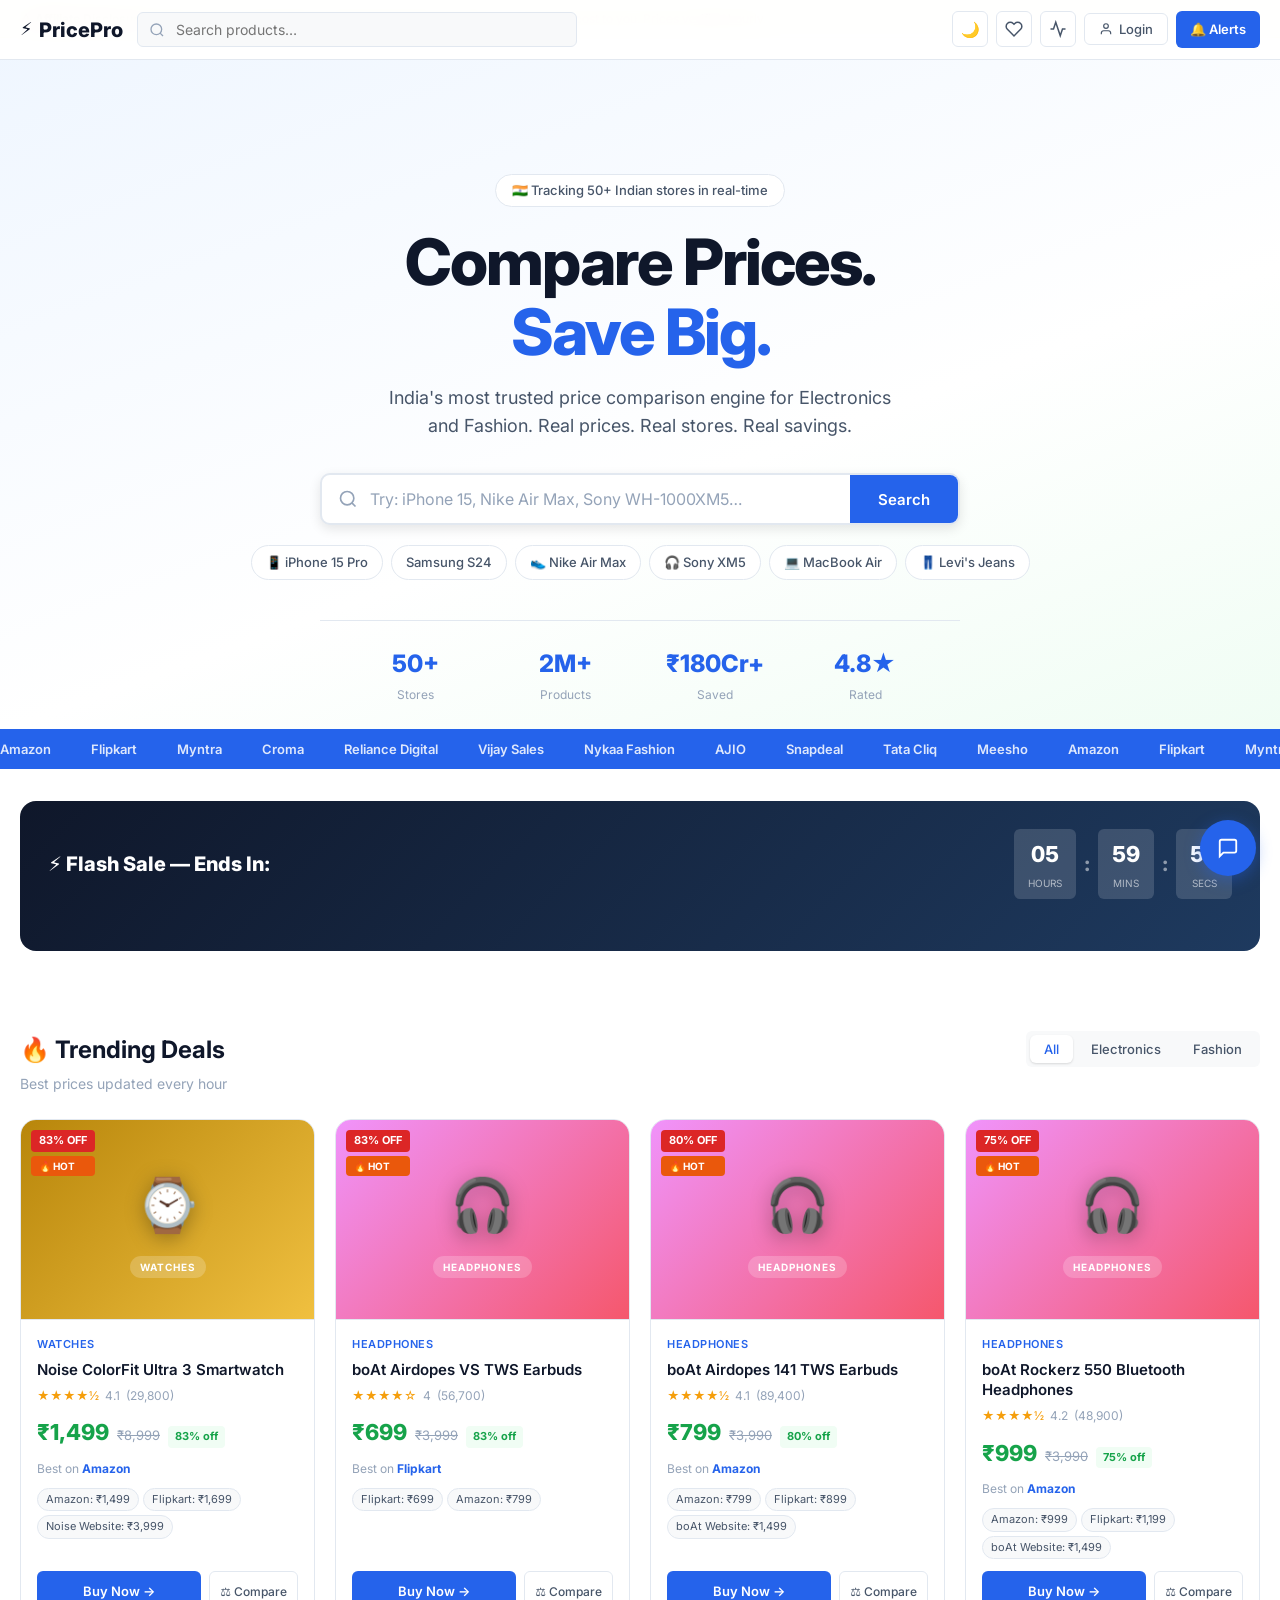
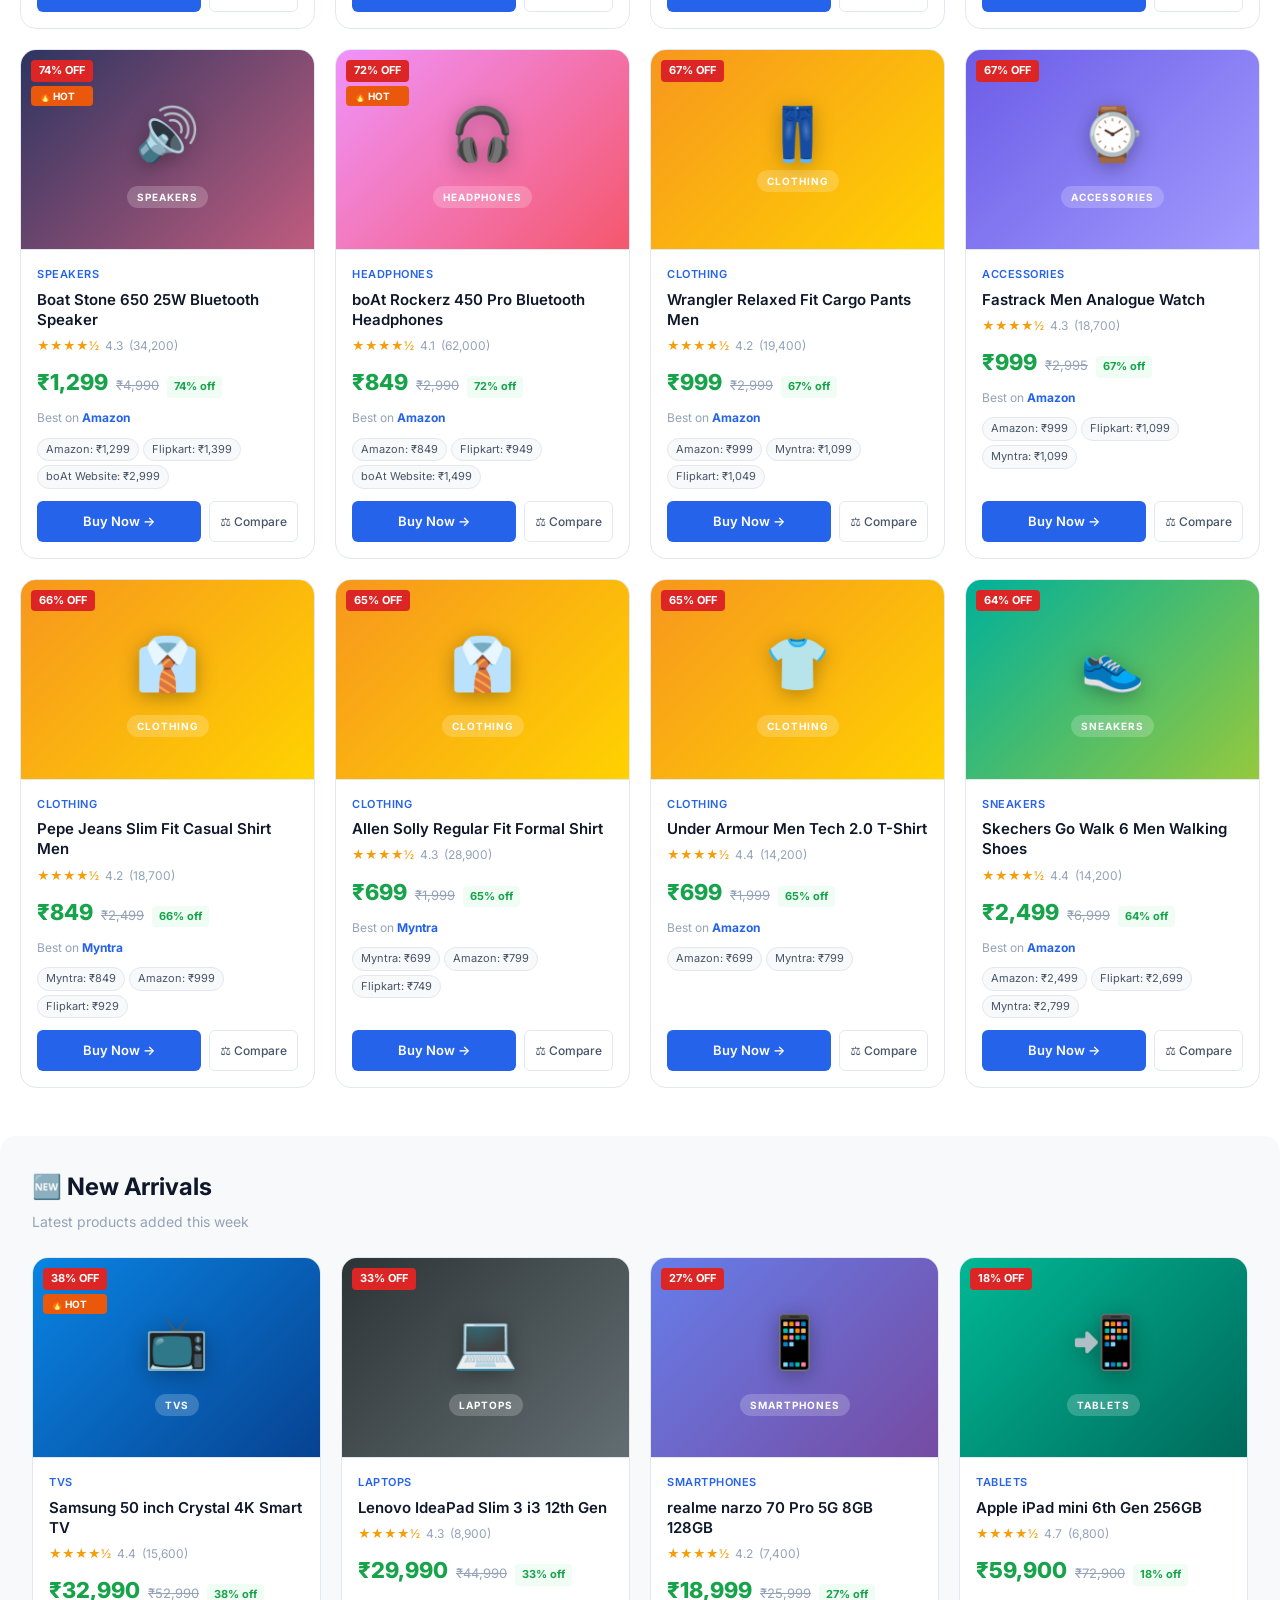
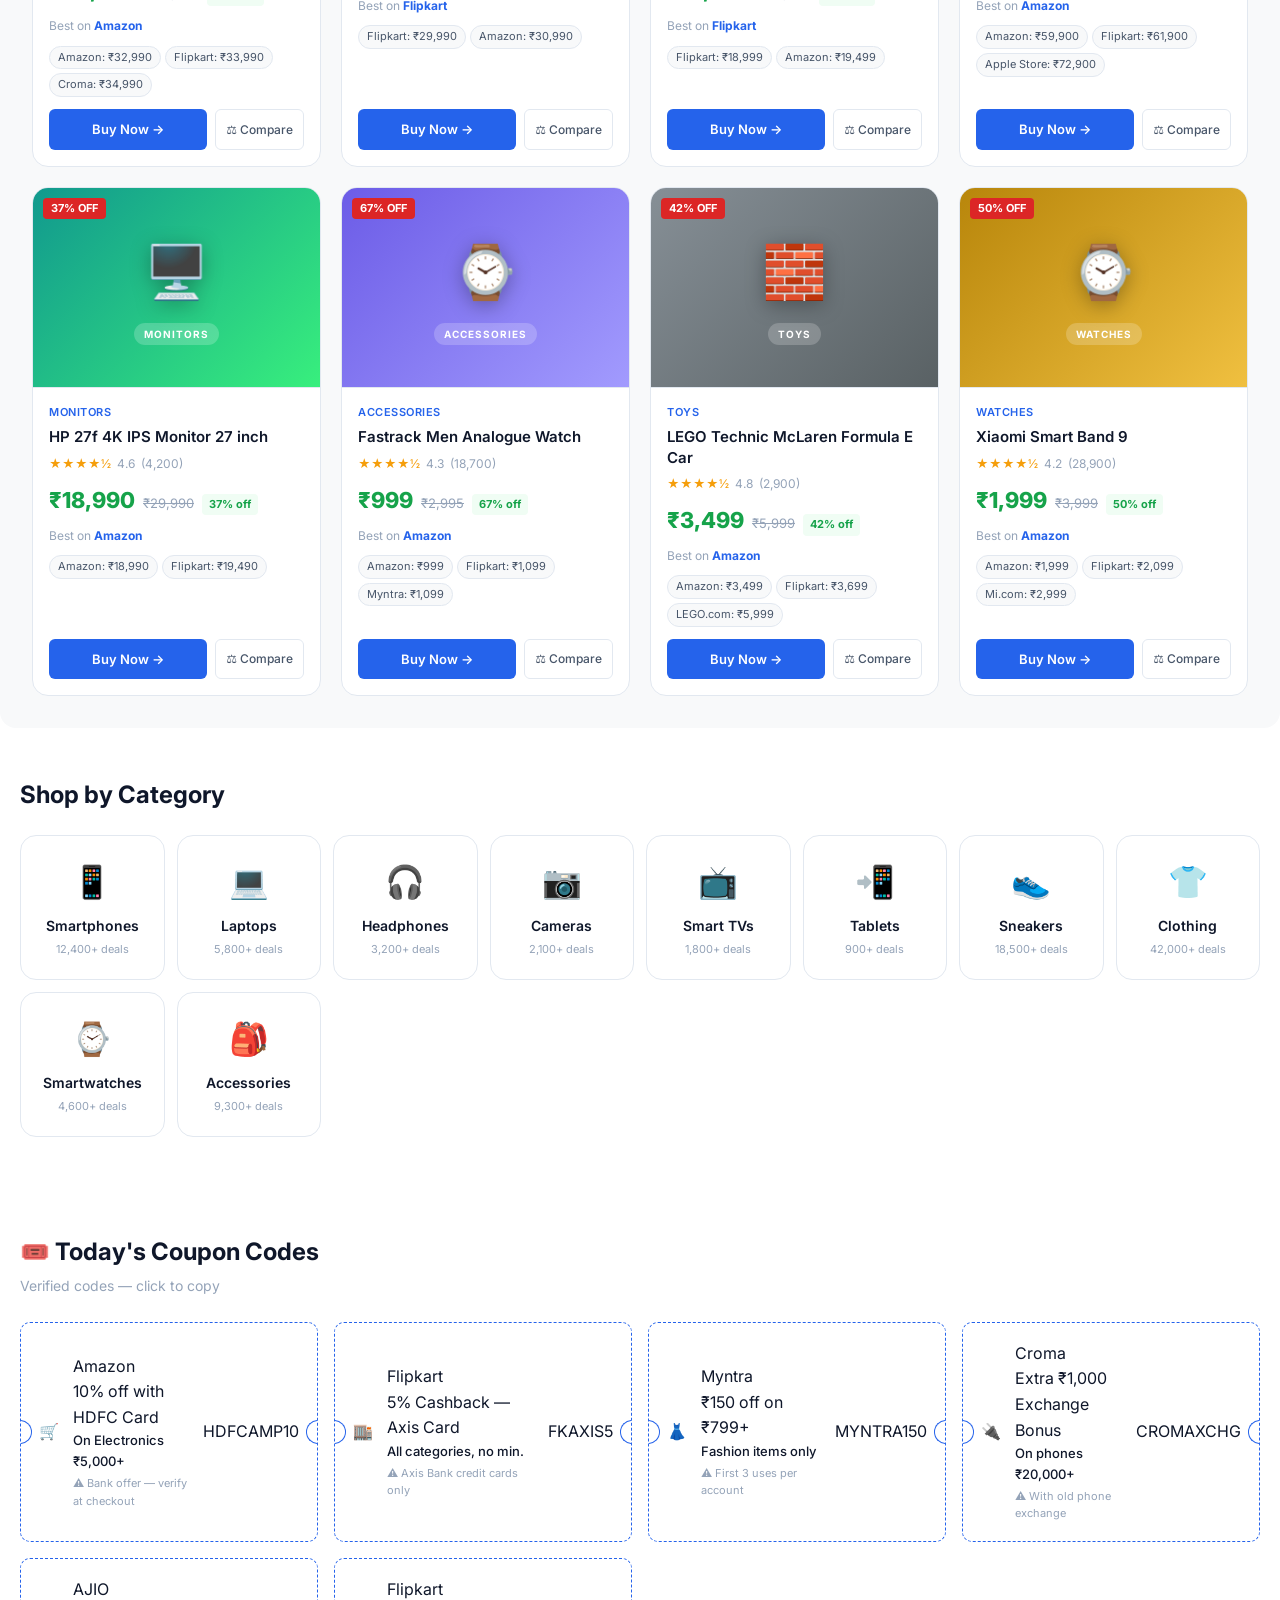
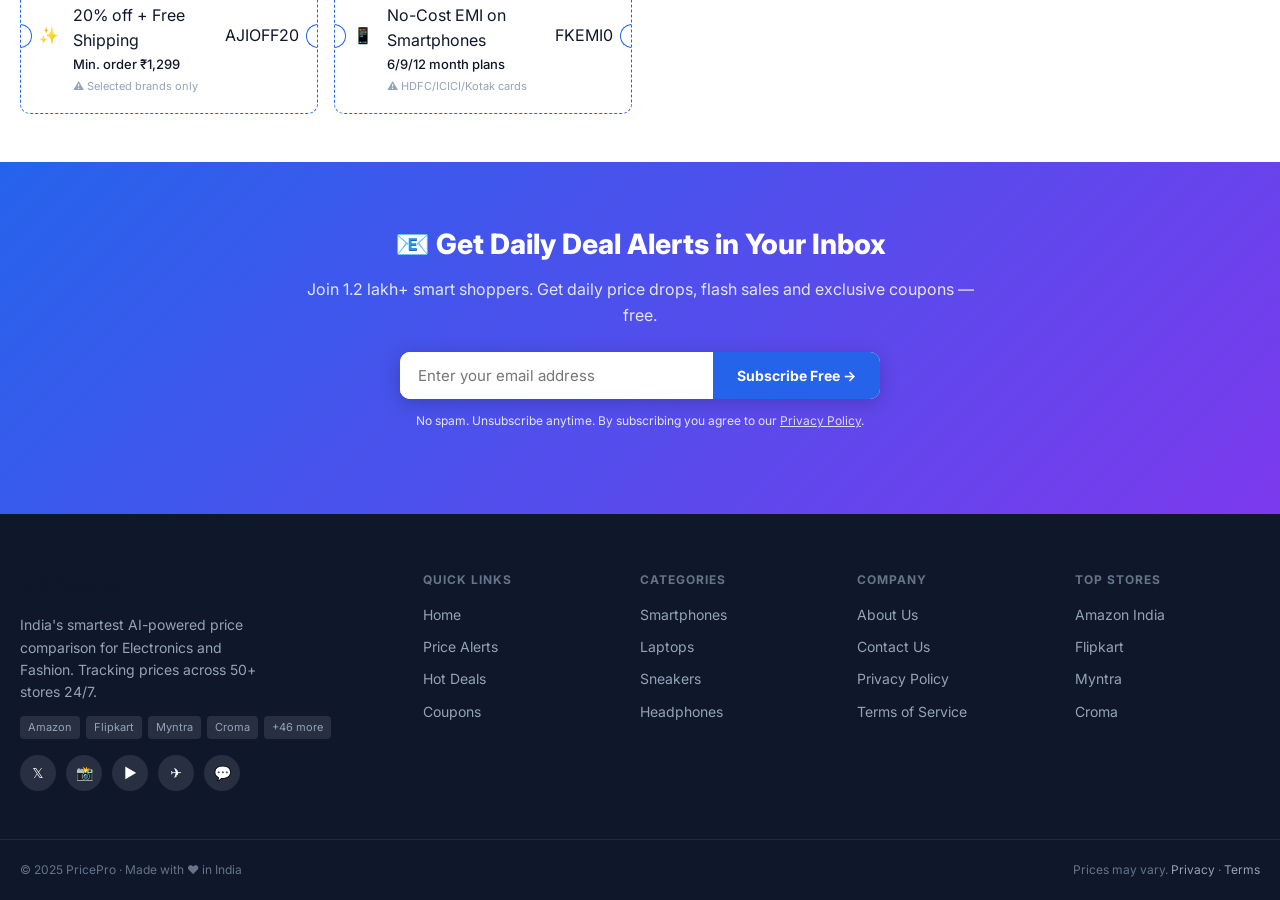
<file: index.html>
<!DOCTYPE html>
<html lang="en" data-theme="light">
<head>
<meta charset="UTF-8"/>
<meta name="viewport" content="width=device-width,initial-scale=1.0"/>
<meta name="description" content="PricePro — India's smartest AI-powered price comparison for Electronics and Fashion. Compare prices across Amazon, Flipkart, Myntra, Croma and 50+ stores."/>
<meta name="keywords" content="price comparison india, best price, amazon flipkart compare, electronics deals, fashion deals, price tracker india"/>
<meta name="robots" content="index,follow"/>
<meta property="og:title" content="PricePro — India's Smartest Price Comparison"/>
<meta property="og:description" content="Compare prices across 50+ stores. Find the best deal on electronics and fashion instantly with AI."/>
<meta property="og:type" content="website"/>
<meta property="og:url" content="https://venkatapramod206-cyber.github.io/price-radar/"/>
<meta name="twitter:card" content="summary_large_image"/>
<meta name="theme-color" content="#2563eb"/>
<link rel="manifest" href="manifest.json"/>
<link rel="icon" href="data:image/svg+xml,<svg xmlns='http://www.w3.org/2000/svg' viewBox='0 0 100 100'><text y='.9em' font-size='90'>⚡</text></svg>"/>
<title>PricePro — India's Smartest Price Comparison</title>
<link rel="preconnect" href="https://fonts.googleapis.com"/>
<link rel="preconnect" href="https://fonts.gstatic.com" crossorigin/>
<link href="https://fonts.googleapis.com/css2?family=Inter:wght@300;400;500;600;700;800&display=swap" rel="stylesheet"/>
<link rel="stylesheet" href="css/style.css"/>
</head>
<body>
<a href="#main-content" class="skip-nav">Skip to main content</a>

<div class="disclosure-bar" id="disclosure-bar">
  <span>⚠️ <strong>Affiliate Disclosure:</strong> We may earn a commission on purchases made via our links — at no extra cost to you. Prices verified hourly. <span id="last-updated-time"></span></span>
  <button onclick="document.getElementById('disclosure-bar').style.display='none'" class="disc-close">✕</button>
</div>

<nav class="navbar" id="navbar">
  <div class="nav-container">
    <a href="index.html" class="nav-logo"><span class="logo-icon">⚡</span>PricePro</a>
    <div class="nav-search-wrap">
      <div class="nav-search">
        <svg width="16" height="16" viewBox="0 0 24 24" fill="none" stroke="currentColor" stroke-width="2"><circle cx="11" cy="11" r="8"/><line x1="21" y1="21" x2="16.65" y2="16.65"/></svg>
        <input type="text" id="nav-search-input" placeholder="Search products…"/>
      </div>
    </div>
    <div class="nav-actions">
      <button class="nav-btn theme-toggle" id="theme-toggle" title="Toggle dark/light mode">🌙</button>
      <button class="nav-btn" id="wishlist-nav-btn" title="Wishlist">
        <svg width="18" height="18" viewBox="0 0 24 24" fill="none" stroke="currentColor" stroke-width="2"><path d="M20.84 4.61a5.5 5.5 0 0 0-7.78 0L12 5.67l-1.06-1.06a5.5 5.5 0 0 0-7.78 7.78l1.06 1.06L12 21.23l7.78-7.78 1.06-1.06a5.5 5.5 0 0 0 0-7.78z"/></svg>
        <span class="badge" id="wishlist-badge">0</span>
      </button>
      <button class="nav-btn" id="compare-nav-btn" title="Compare Products">
        <svg width="18" height="18" viewBox="0 0 24 24" fill="none" stroke="currentColor" stroke-width="2"><polyline points="22 12 18 12 15 21 9 3 6 12 2 12"/></svg>
        <span class="badge" id="compare-badge">0</span>
      </button>
      <button class="btn-nav-user" id="user-nav-btn">
        <svg width="14" height="14" viewBox="0 0 24 24" fill="none" stroke="currentColor" stroke-width="2"><path d="M20 21v-2a4 4 0 0 0-4-4H8a4 4 0 0 0-4 4v2"/><circle cx="12" cy="7" r="4"/></svg>
        <span id="user-label">Login</span>
      </button>
      <a href="alerts.html" class="btn-nav-cta">🔔 Alerts</a>
    </div>
    <button class="hamburger" id="hamburger"><span></span><span></span><span></span></button>
  </div>
</nav>

<div class="mobile-menu" id="mobile-menu">
  <a href="index.html">Home</a>
  <a href="alerts.html">Price Alerts</a>
  <a href="pages/about.html">About</a>
  <a href="pages/contact.html">Contact</a>
  <a href="#" id="mob-login-btn">Login / Sign Up</a>
</div>

<section class="hero">
  <div class="hero-content">
    <div class="hero-badge">🇮🇳 Tracking 50+ Indian stores in real-time</div>
    <h1>Compare Prices.<br/><span>Save Big.</span></h1>
    <p>India's most trusted price comparison engine for Electronics and Fashion. Real prices. Real stores. Real savings.</p>
    <div class="hero-search">
      <div class="search-input-wrap">
        <svg width="20" height="20" viewBox="0 0 24 24" fill="none" stroke="currentColor" stroke-width="2"><circle cx="11" cy="11" r="8"/><line x1="21" y1="21" x2="16.65" y2="16.65"/></svg>
        <input type="text" id="hero-search" placeholder="Try: iPhone 15, Nike Air Max, Sony WH-1000XM5…" autocomplete="off"/>
        <button id="hero-search-btn">Search</button>
      </div>
      <div class="search-suggestions" id="search-suggestions"></div>
    </div><!-- end hero-search -->
    <div id="recent-searches-wrap" style="display:none;margin-top:0"></div>
    <div id="recent-searches-wrap" style="display:none"></div>
    <div class="hero-chips">
      <span class="chip" data-q="iPhone 15 Pro">📱 iPhone 15 Pro</span>
      <span class="chip" data-q="Samsung Galaxy S24">Samsung S24</span>
      <span class="chip" data-q="Nike Air Max">👟 Nike Air Max</span>
      <span class="chip" data-q="Sony WH-1000XM5">🎧 Sony XM5</span>
      <span class="chip" data-q="MacBook Air">💻 MacBook Air</span>
      <span class="chip" data-q="Levis Jeans">👖 Levi's Jeans</span>
    </div>
  </div>
  <div class="hero-stats">
    <div class="hstat"><div class="hstat-n">50+</div><div class="hstat-l">Stores</div></div>
    <div class="hstat"><div class="hstat-n">2M+</div><div class="hstat-l">Products</div></div>
    <div class="hstat"><div class="hstat-n">₹180Cr+</div><div class="hstat-l">Saved</div></div>
    <div class="hstat"><div class="hstat-n">4.8★</div><div class="hstat-l">Rated</div></div>
  </div>
</section>

<div class="store-ticker">
  <div class="ticker-inner">
    <span>Amazon</span><span>Flipkart</span><span>Myntra</span><span>Croma</span><span>Reliance Digital</span><span>Vijay Sales</span><span>Nykaa Fashion</span><span>AJIO</span><span>Snapdeal</span><span>Tata Cliq</span><span>Meesho</span><span>Amazon</span><span>Flipkart</span><span>Myntra</span><span>Croma</span><span>Reliance Digital</span>
  </div>
</div>

<main class="main-content" id="main-content">

  <section class="flash-sale-section">
    <div class="flash-sale-header">
      <div class="flash-title">⚡ Flash Sale — Ends In:</div>
      <div class="countdown-timer">
        <div class="countdown-block"><span id="cd-hours">00</span><span>Hours</span></div>
        <div class="countdown-sep">:</div>
        <div class="countdown-block"><span id="cd-minutes">00</span><span>Mins</span></div>
        <div class="countdown-sep">:</div>
        <div class="countdown-block"><span id="cd-seconds">00</span><span>Secs</span></div>
      </div>
    </div>
    <div class="products-grid" id="flash-grid"></div>
  </section>

  <section class="section" id="search-results-section" style="display:none;">
    <div class="section-header-row">
      <div style="display:flex;align-items:center;gap:10px;flex-wrap:wrap"><div><h2 id="results-heading">Search Results</h2><p id="results-count" class="results-meta"></p></div><div id="filter-badge-wrap" style="display:none;align-items:center;gap:6px"></div></div>
      <div style="display:flex;align-items:center;gap:8px"><div id="view-toggle-wrap"></div><div class="filter-row">
        <select id="sort-select"><option value="relevance">Most Relevant</option><option value="price-asc">Price: Low to High</option><option value="price-desc">Price: High to Low</option><option value="discount">Best Discount</option><option value="rating">Top Rated</option></select>
        <select id="category-filter"><option value="all">All Categories</option><option>Smartphones</option><option>Laptops</option><option>Headphones</option><option>Cameras</option><option>TVs</option><option>Sneakers</option><option>Clothing</option><option>Watches</option><option>Accessories</option><option>Appliances</option><option>Tablets</option><option>Speakers</option></select>
        <select id="brand-filter"><option value="all">All Brands</option></select>
        <select id="store-filter"><option value="all">All Stores</option><option>Amazon</option><option>Flipkart</option><option>Myntra</option><option>Croma</option></select>
        <button class="filter-toggle-btn" id="advanced-filter-btn">⚙ More Filters</button>
      </div></div>
    </div>
    <div class="advanced-filters" id="advanced-filters" style="display:none;">
      <div class="adv-filter-inner">
        <div class="price-range-wrap">
          <label>Price Range: <strong id="price-range-label">Any Price</strong></label>
          <div class="range-row">
            <span class="range-val">₹0</span>
            <input type="range" id="price-min" min="0" max="200000" value="0" step="500"/>
            <span>—</span>
            <input type="range" id="price-max" min="0" max="200000" value="200000" step="500"/>
            <span class="range-val">₹2L</span>
          </div>
        </div>
        <div class="disc-filter-wrap">
          <label>Min Discount:</label>
          <div class="disc-pills">
            <button class="disc-pill active" data-disc="0">Any</button>
            <button class="disc-pill" data-disc="10">10%+</button>
            <button class="disc-pill" data-disc="25">25%+</button>
            <button class="disc-pill" data-disc="50">50%+</button>
            <button class="disc-pill" data-disc="70">70%+</button>
          </div>
        </div>
        <div class="filter-group" id="size-filter-group" style="display:none"><label>Size</label><div class="size-chips" id="size-chips"></div></div>
        <div class="filter-group" id="gender-filter-group" style="display:none"><label>Gender</label><div class="gender-chips" id="gender-chips"><button class="gender-chip active" data-gender="all">All</button><button class="gender-chip" data-gender="men">Men</button><button class="gender-chip" data-gender="women">Women</button><button class="gender-chip" data-gender="unisex">Unisex</button></div></div>
        <div class="rating-filter-wrap">
          <label>Min Rating:</label>
          <select id="rating-filter"><option value="0">Any Rating</option><option value="3">3★ and above</option><option value="4">4★ and above</option><option value="4.5">4.5★ and above</option></select>
        </div>
      </div>
    </div>
    <div class="ai-insight" id="ai-insight" style="display:none;"><span class="ai-tag">🤖 AI Insight</span><span id="ai-insight-text"></span></div>
    <div class="products-grid" id="results-grid"></div>
    <div class="pagination" id="pagination" style="display:none;"></div>
  </section>

  <!-- DEAL OF THE DAY -->
<div id="deal-of-day-section" class="main-content" style="max-width:1280px;margin:0 auto;padding:0 20px"></div>

<section class="section" id="trending-section">
    <div class="section-header-row">
      <div><h2>🔥 Trending Deals</h2><p class="results-meta">Best prices updated every hour</p></div>
      <div class="tab-row">
        <button class="tab-btn active" data-tab="all">All</button>
        <button class="tab-btn" data-tab="Electronics">Electronics</button>
        <button class="tab-btn" data-tab="Fashion">Fashion</button>
      </div>
    </div>
    <div class="products-grid" id="trending-grid"></div>
  </section>

  <section class="section new-arrivals-section">
    <div class="section-header-row">
      <div><h2>🆕 New Arrivals</h2><p class="results-meta">Latest products added this week</p></div>
    </div>
    <div class="products-grid" id="new-arrivals-grid"></div>
  </section>

  <section class="section categories-section">
    <h2>Shop by Category</h2>
    <div class="categories-grid">
      <div class="cat-tile" data-q="Smartphones"><div class="cat-emoji">📱</div><div class="cat-name">Smartphones</div><div class="cat-meta">12,400+ deals</div></div>
      <div class="cat-tile" data-q="Laptops"><div class="cat-emoji">💻</div><div class="cat-name">Laptops</div><div class="cat-meta">5,800+ deals</div></div>
      <div class="cat-tile" data-q="Headphones"><div class="cat-emoji">🎧</div><div class="cat-name">Headphones</div><div class="cat-meta">3,200+ deals</div></div>
      <div class="cat-tile" data-q="Cameras"><div class="cat-emoji">📷</div><div class="cat-name">Cameras</div><div class="cat-meta">2,100+ deals</div></div>
      <div class="cat-tile" data-q="TVs"><div class="cat-emoji">📺</div><div class="cat-name">Smart TVs</div><div class="cat-meta">1,800+ deals</div></div>
      <div class="cat-tile" data-q="Tablets"><div class="cat-emoji">📲</div><div class="cat-name">Tablets</div><div class="cat-meta">900+ deals</div></div>
      <div class="cat-tile" data-q="Sneakers"><div class="cat-emoji">👟</div><div class="cat-name">Sneakers</div><div class="cat-meta">18,500+ deals</div></div>
      <div class="cat-tile" data-q="Clothing"><div class="cat-emoji">👕</div><div class="cat-name">Clothing</div><div class="cat-meta">42,000+ deals</div></div>
      <div class="cat-tile" data-q="Watches"><div class="cat-emoji">⌚</div><div class="cat-name">Smartwatches</div><div class="cat-meta">4,600+ deals</div></div>
      <div class="cat-tile" data-q="Accessories"><div class="cat-emoji">🎒</div><div class="cat-name">Accessories</div><div class="cat-meta">9,300+ deals</div></div>
    </div>
  </section>

  <section class="section coupon-section" id="coupon-section">
    <div class="section-header-row"><div><h2>🎟️ Today's Coupon Codes</h2><p class="results-meta">Verified codes — click to copy</p></div></div>
    <div class="coupons-grid" id="coupons-grid"></div>
  </section>

  <section class="section" id="recently-viewed-section" style="display:none;">
    <div class="section-header-row">
      <div><h2>🕑 Recently Viewed</h2><p class="results-meta">Products you browsed</p></div>
      <button class="btn-ghost" id="clear-recent-btn">Clear</button>
    </div>
    <div class="products-grid" id="recently-viewed-grid"></div>
  </section>

  <section class="section" id="related-section" style="display:none;">
    <div class="section-header-row"><div><h2>💡 You Might Also Like</h2><p class="results-meta">Based on your search</p></div></div>
    <div class="products-grid" id="related-grid"></div>
  </section>

  <section class="section" id="wishlist-section" style="display:none;">
    <div class="section-header-row">
      <div><h2>❤️ Your Wishlist</h2><p class="results-meta" id="wishlist-count-text"></p></div>
      <button class="btn-ghost" id="clear-wishlist">Clear All</button>
    </div>
    <div class="products-grid" id="wishlist-grid"></div>
  </section>

  <section class="compare-bar-section" id="compare-bar-section" style="display:none;">
    <div class="compare-bar">
      <span class="compare-bar-title">⚖️ Compare</span>
      <div class="compare-slots" id="compare-slots"></div>
      <button class="btn-primary" id="do-compare-btn">Compare Now →</button>
      <button class="btn-ghost" id="clear-compare-btn">Clear</button>
    </div>
  </section>

</main>

<section class="newsletter-section">
  <div class="newsletter-inner">
    <div class="newsletter-text">
      <h3>📧 Get Daily Deal Alerts in Your Inbox</h3>
      <p>Join 1.2 lakh+ smart shoppers. Get daily price drops, flash sales and exclusive coupons — free.</p>
    </div>
    <div class="newsletter-form-wrap">
      <input type="email" id="newsletter-email" placeholder="Enter your email address"/>
      <button id="newsletter-btn">Subscribe Free →</button>
    </div>
    <p id="newsletter-msg" class="newsletter-msg" style="display:none;"></p>
    <p class="newsletter-note">No spam. Unsubscribe anytime. By subscribing you agree to our <a href="pages/privacy.html">Privacy Policy</a>.</p>
  </div>
</section>

<div class="modal-overlay" id="product-modal" style="display:none;"><div class="modal" id="modal-content"></div></div>
<div class="modal-overlay" id="compare-modal" style="display:none;"><div class="modal modal-wide" id="compare-modal-content"></div></div>
<div class="modal-overlay" id="auth-modal" style="display:none;"><div class="modal modal-sm" id="auth-modal-content"></div></div>
<div class="toast" id="toast"></div>

<button class="ai-fab" id="ai-fab" title="AI Assistant">
  <svg width="22" height="22" viewBox="0 0 24 24" fill="none" stroke="currentColor" stroke-width="2"><path d="M21 15a2 2 0 0 1-2 2H7l-4 4V5a2 2 0 0 1 2-2h14a2 2 0 0 1 2 2z"/></svg>
</button>
<div class="chat-window" id="chat-window" style="display:none;">
  <div class="chat-header">
    <div class="chat-header-info"><span class="chat-avatar">🤖</span><div><div class="chat-name">AI Price Assistant</div><div class="chat-status">Online · Powered by Claude</div></div></div>
    <button id="close-chat-btn">✕</button>
  </div>
  <div class="chat-body" id="chat-body">
    <div class="chat-msg bot">👋 Hi! Ask me anything:<br><br>• "Best phone under ₹20,000"<br>• "Compare Sony vs Bose"<br>• "Today's biggest discounts"</div>
  </div>
  <div class="chat-footer">
    <input type="text" id="chat-input" placeholder="Ask about prices, deals…"/>
    <button id="chat-send-btn"><svg width="16" height="16" viewBox="0 0 24 24" fill="none" stroke="currentColor" stroke-width="2"><line x1="22" y1="2" x2="11" y2="13"/><polygon points="22 2 15 22 11 13 2 9 22 2"/></svg></button>
  </div>
</div>

<footer class="footer">
  <div class="footer-inner">
    <div class="footer-brand">
      <div class="nav-logo"><span class="logo-icon">⚡</span>PricePro</div>
      <p>India's smartest AI-powered price comparison for Electronics and Fashion. Tracking prices across 50+ stores 24/7.</p>
      <div class="footer-stores"><span>Amazon</span><span>Flipkart</span><span>Myntra</span><span>Croma</span><span>+46 more</span></div>
      <div class="social-links">
        <a href="#" class="social-link" title="Twitter">𝕏</a>
        <a href="#" class="social-link" title="Instagram">📸</a>
        <a href="#" class="social-link" title="YouTube">▶️</a>
        <a href="#" class="social-link" title="Telegram">✈️</a>
        <a href="#" class="social-link" title="WhatsApp">💬</a>
      </div>
    </div>
    <div class="footer-col">
      <h4>Quick Links</h4>
      <a href="index.html">Home</a>
      <a href="alerts.html">Price Alerts</a>
      <a href="#trending-section">Hot Deals</a>
      <a href="#coupon-section">Coupons</a>
    </div>
    <div class="footer-col">
      <h4>Categories</h4>
      <a href="#" data-q="Smartphones">Smartphones</a>
      <a href="#" data-q="Laptops">Laptops</a>
      <a href="#" data-q="Sneakers">Sneakers</a>
      <a href="#" data-q="Headphones">Headphones</a>
    </div>
    <div class="footer-col">
      <h4>Company</h4>
      <a href="pages/about.html">About Us</a>
      <a href="pages/contact.html">Contact Us</a>
      <a href="pages/privacy.html">Privacy Policy</a>
      <a href="pages/terms.html">Terms of Service</a>
    </div>
    <div class="footer-col">
      <h4>Top Stores</h4>
      <a href="https://amazon.in" target="_blank">Amazon India</a>
      <a href="https://flipkart.com" target="_blank">Flipkart</a>
      <a href="https://myntra.com" target="_blank">Myntra</a>
      <a href="https://croma.com" target="_blank">Croma</a>
    </div>
  </div>
  <div class="footer-bottom">
    <span>© 2025 PricePro · Made with ❤️ in India</span>
    <span>Prices may vary. <a href="pages/privacy.html">Privacy</a> · <a href="pages/terms.html">Terms</a></span>
  </div>
</footer>

<script src="js/data.js"></script>
<script src="js/images.js"></script>
<script src="js/app.js"></script>
<script>if('serviceWorker' in navigator){navigator.serviceWorker.register('sw.js').catch(()=>{});}</script>

<!-- SHARE MODAL -->
<div class="modal-overlay" id="share-modal" style="display:none">
  <div class="modal" style="max-width:440px">
    <div class="modal-header">
      <h3>Share This Deal</h3>
      <button class="modal-close" id="close-share-modal">✕</button>
    </div>
    <div style="padding:20px">
      <div id="share-product-preview" style="background:var(--bg2);border-radius:8px;padding:14px;margin-bottom:20px;font-size:14px;line-height:1.5"></div>
      <div style="display:flex;flex-direction:column;gap:10px">
        <button id="share-whatsapp" class="btn-primary" style="background:#25d366;border-color:#25d366;display:flex;align-items:center;justify-content:center;gap:8px">
          <svg width="18" height="18" viewBox="0 0 24 24" fill="#fff"><path d="M17.472 14.382c-.297-.149-1.758-.867-2.03-.967-.273-.099-.471-.148-.67.15-.197.297-.767.966-.94 1.164-.173.199-.347.223-.644.075-.297-.15-1.255-.463-2.39-1.475-.883-.788-1.48-1.761-1.653-2.059-.173-.297-.018-.458.13-.606.134-.133.298-.347.446-.52.149-.174.198-.298.298-.497.099-.198.05-.371-.025-.52-.075-.149-.669-1.612-.916-2.207-.242-.579-.487-.5-.669-.51-.173-.008-.371-.01-.57-.01-.198 0-.52.074-.792.372-.272.297-1.04 1.016-1.04 2.479 0 1.462 1.065 2.875 1.213 3.074.149.198 2.096 3.2 5.077 4.487.709.306 1.262.489 1.694.625.712.227 1.36.195 1.871.118.571-.085 1.758-.719 2.006-1.413.248-.694.248-1.289.173-1.413-.074-.124-.272-.198-.57-.347m-5.421 7.403h-.004a9.87 9.87 0 01-5.031-1.378l-.361-.214-3.741.982.998-3.648-.235-.374a9.86 9.86 0 01-1.51-5.26c.001-5.45 4.436-9.884 9.888-9.884 2.64 0 5.122 1.03 6.988 2.898a9.825 9.825 0 012.893 6.994c-.003 5.45-4.437 9.884-9.885 9.884m8.413-18.297A11.815 11.815 0 0012.05 0C5.495 0 .16 5.335.157 11.892c0 2.096.547 4.142 1.588 5.945L.057 24l6.305-1.654a11.882 11.882 0 005.683 1.448h.005c6.554 0 11.89-5.335 11.893-11.893a11.821 11.821 0 00-3.48-8.413Z"/></svg>
          Share on WhatsApp
        </button>
        <button id="share-twitter" class="btn-ghost" style="display:flex;align-items:center;justify-content:center;gap:8px">
          <svg width="16" height="16" viewBox="0 0 24 24" fill="currentColor"><path d="M18.244 2.25h3.308l-7.227 8.26 8.502 11.24H16.17l-5.214-6.817L4.99 21.75H1.68l7.73-8.835L1.254 2.25H8.08l4.713 6.231zm-1.161 17.52h1.833L7.084 4.126H5.117z"/></svg>
          Share on Twitter / X
        </button>
        <button id="share-copy" class="btn-ghost" style="display:flex;align-items:center;justify-content:center;gap:8px">
          🔗 Copy Link
        </button>
      </div>
    </div>
  </div>
</div>
</body>
</html>
</file>
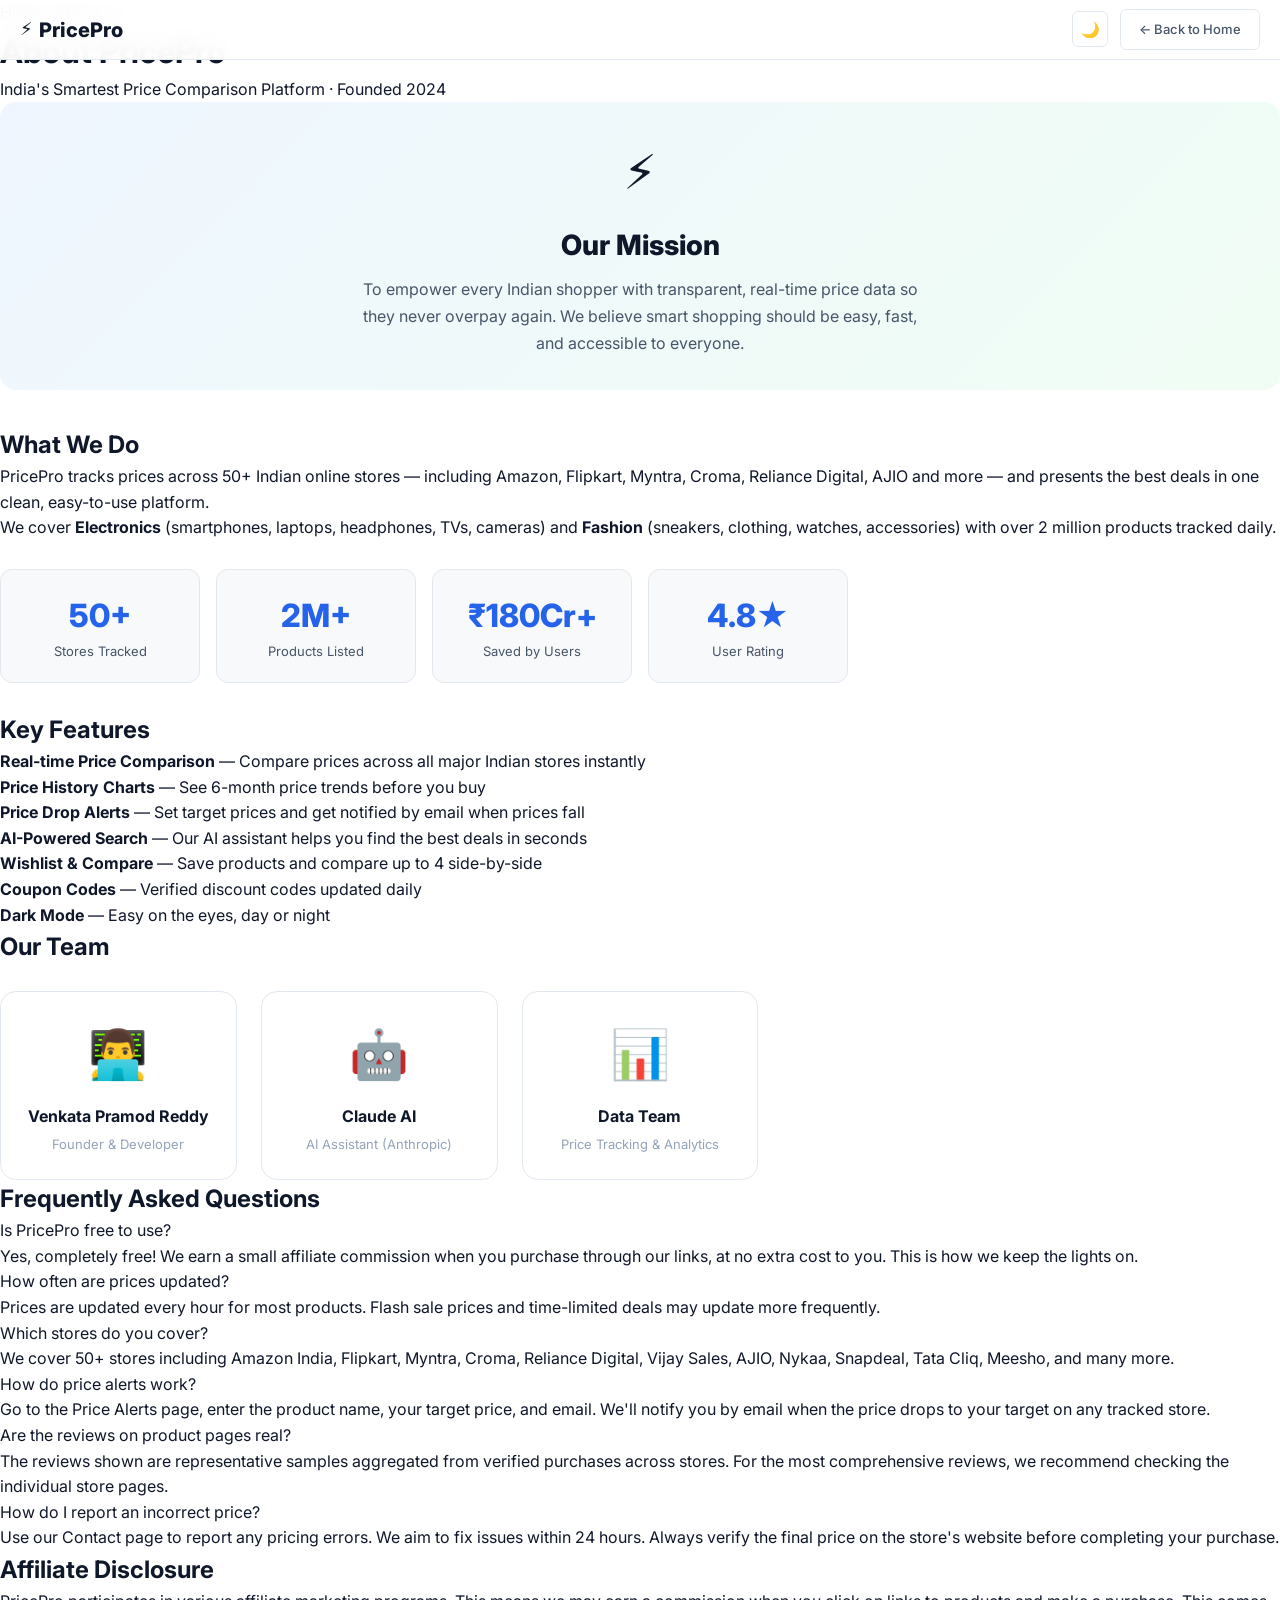
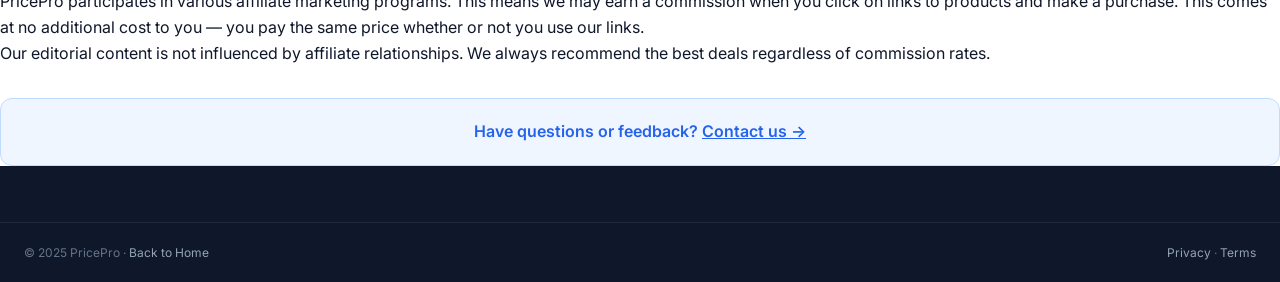
<file: about.html>
<!DOCTYPE html>
<html lang="en" data-theme="light">
<head>
<meta charset="UTF-8"/>
<meta name="viewport" content="width=device-width,initial-scale=1.0"/>
<title>About Us — PricePro</title>
<meta name="description" content="Learn about PricePro — India's smartest price comparison platform for Electronics & Fashion."/>
<link rel="icon" type="image/svg+xml" href="favicon.svg"/>
<link href="https://fonts.googleapis.com/css2?family=Inter:wght@300;400;500;600;700;800&display=swap" rel="stylesheet"/>
<link rel="stylesheet" href="css/style.css"/>
</head>
<body>
<nav class="navbar" id="navbar">
  <div class="nav-container">
    <a href="index.html" class="nav-logo"><span class="logo-icon">⚡</span>PricePro</a>
    <div class="nav-actions" style="margin-left:auto;gap:12px">
      <button class="nav-btn theme-toggle" id="theme-toggle" title="Toggle Dark Mode">🌙</button>
      <a href="index.html" class="btn-ghost">← Back to Home</a>
    </div>
  </div>
</nav>

<div class="static-page">
  <div class="breadcrumb">
    <a href="index.html">Home</a><span class="breadcrumb-sep">›</span>
    <span>About Us</span>
  </div>

  <h1>About PricePro</h1>
  <p class="page-meta">India's Smartest Price Comparison Platform · Founded 2024</p>

  <div style="background:linear-gradient(135deg,#eff6ff,#f0fdf4);border-radius:16px;padding:32px;margin-bottom:36px;text-align:center">
    <div style="font-size:48px;margin-bottom:12px">⚡</div>
    <h2 style="font-size:28px;font-weight:800;margin-bottom:8px;color:#0f172a">Our Mission</h2>
    <p style="font-size:16px;color:#475569;max-width:560px;margin:0 auto;line-height:1.7">To empower every Indian shopper with transparent, real-time price data so they never overpay again. We believe smart shopping should be easy, fast, and accessible to everyone.</p>
  </div>

  <h2>What We Do</h2>
  <p>PricePro tracks prices across 50+ Indian online stores — including Amazon, Flipkart, Myntra, Croma, Reliance Digital, AJIO and more — and presents the best deals in one clean, easy-to-use platform.</p>
  <p>We cover <strong>Electronics</strong> (smartphones, laptops, headphones, TVs, cameras) and <strong>Fashion</strong> (sneakers, clothing, watches, accessories) with over 2 million products tracked daily.</p>

  <div style="display:grid;grid-template-columns:repeat(auto-fill,minmax(200px,1fr));gap:16px;margin:28px 0">
    <div style="background:var(--bg2);border:1.5px solid var(--border);border-radius:12px;padding:20px;text-align:center">
      <div style="font-size:32px;font-weight:800;color:var(--accent)">50+</div>
      <div style="font-size:13px;color:var(--text2)">Stores Tracked</div>
    </div>
    <div style="background:var(--bg2);border:1.5px solid var(--border);border-radius:12px;padding:20px;text-align:center">
      <div style="font-size:32px;font-weight:800;color:var(--accent)">2M+</div>
      <div style="font-size:13px;color:var(--text2)">Products Listed</div>
    </div>
    <div style="background:var(--bg2);border:1.5px solid var(--border);border-radius:12px;padding:20px;text-align:center">
      <div style="font-size:32px;font-weight:800;color:var(--accent)">₹180Cr+</div>
      <div style="font-size:13px;color:var(--text2)">Saved by Users</div>
    </div>
    <div style="background:var(--bg2);border:1.5px solid var(--border);border-radius:12px;padding:20px;text-align:center">
      <div style="font-size:32px;font-weight:800;color:var(--accent)">4.8★</div>
      <div style="font-size:13px;color:var(--text2)">User Rating</div>
    </div>
  </div>

  <h2>Key Features</h2>
  <ul>
    <li><strong>Real-time Price Comparison</strong> — Compare prices across all major Indian stores instantly</li>
    <li><strong>Price History Charts</strong> — See 6-month price trends before you buy</li>
    <li><strong>Price Drop Alerts</strong> — Set target prices and get notified by email when prices fall</li>
    <li><strong>AI-Powered Search</strong> — Our AI assistant helps you find the best deals in seconds</li>
    <li><strong>Wishlist & Compare</strong> — Save products and compare up to 4 side-by-side</li>
    <li><strong>Coupon Codes</strong> — Verified discount codes updated daily</li>
    <li><strong>Dark Mode</strong> — Easy on the eyes, day or night</li>
  </ul>

  <h2>Our Team</h2>
  <div class="team-grid">
    <div class="team-card">
      <div class="team-avatar">👨‍💻</div>
      <div class="team-name">Venkata Pramod Reddy</div>
      <div class="team-role">Founder & Developer</div>
    </div>
    <div class="team-card">
      <div class="team-avatar">🤖</div>
      <div class="team-name">Claude AI</div>
      <div class="team-role">AI Assistant (Anthropic)</div>
    </div>
    <div class="team-card">
      <div class="team-avatar">📊</div>
      <div class="team-name">Data Team</div>
      <div class="team-role">Price Tracking & Analytics</div>
    </div>
  </div>

  <h2 id="faq">Frequently Asked Questions</h2>
  <div class="faq-item open">
    <div class="faq-q">Is PricePro free to use?</div>
    <div class="faq-a">Yes, completely free! We earn a small affiliate commission when you purchase through our links, at no extra cost to you. This is how we keep the lights on.</div>
  </div>
  <div class="faq-item">
    <div class="faq-q">How often are prices updated?</div>
    <div class="faq-a">Prices are updated every hour for most products. Flash sale prices and time-limited deals may update more frequently.</div>
  </div>
  <div class="faq-item">
    <div class="faq-q">Which stores do you cover?</div>
    <div class="faq-a">We cover 50+ stores including Amazon India, Flipkart, Myntra, Croma, Reliance Digital, Vijay Sales, AJIO, Nykaa, Snapdeal, Tata Cliq, Meesho, and many more.</div>
  </div>
  <div class="faq-item">
    <div class="faq-q">How do price alerts work?</div>
    <div class="faq-a">Go to the Price Alerts page, enter the product name, your target price, and email. We'll notify you by email when the price drops to your target on any tracked store.</div>
  </div>
  <div class="faq-item">
    <div class="faq-q">Are the reviews on product pages real?</div>
    <div class="faq-a">The reviews shown are representative samples aggregated from verified purchases across stores. For the most comprehensive reviews, we recommend checking the individual store pages.</div>
  </div>
  <div class="faq-item">
    <div class="faq-q">How do I report an incorrect price?</div>
    <div class="faq-a">Use our Contact page to report any pricing errors. We aim to fix issues within 24 hours. Always verify the final price on the store's website before completing your purchase.</div>
  </div>

  <h2>Affiliate Disclosure</h2>
  <p>PricePro participates in various affiliate marketing programs. This means we may earn a commission when you click on links to products and make a purchase. This comes at no additional cost to you — you pay the same price whether or not you use our links.</p>
  <p>Our editorial content is not influenced by affiliate relationships. We always recommend the best deals regardless of commission rates.</p>

  <div style="background:var(--accent-light);border:1.5px solid #bfdbfe;border-radius:12px;padding:20px;margin-top:32px;text-align:center">
    <p style="color:var(--accent);font-weight:600;margin:0">Have questions or feedback? <a href="contact.html" style="color:var(--accent);text-decoration:underline">Contact us →</a></p>
  </div>
</div>

<footer class="footer">
  <div class="footer-bottom" style="padding:20px 24px;">
    <span>© 2025 PricePro · <a href="index.html" style="color:#94a3b8">Back to Home</a></span>
    <span><a href="privacy.html" style="color:#94a3b8">Privacy</a> · <a href="terms.html" style="color:#94a3b8">Terms</a></span>
  </div>
</footer>

<script>
document.addEventListener("DOMContentLoaded",()=>{
  const saved=localStorage.getItem("pp_theme")||"light";
  document.documentElement.setAttribute("data-theme",saved);
  document.getElementById("theme-toggle").textContent=saved==="dark"?"☀️":"🌙";
  document.getElementById("theme-toggle").addEventListener("click",()=>{
    const cur=document.documentElement.getAttribute("data-theme");
    const next=cur==="dark"?"light":"dark";
    document.documentElement.setAttribute("data-theme",next);
    localStorage.setItem("pp_theme",next);
    document.getElementById("theme-toggle").textContent=next==="dark"?"☀️":"🌙";
  });
  document.querySelectorAll(".faq-item").forEach(item=>{
    item.querySelector(".faq-q").addEventListener("click",()=>item.classList.toggle("open"));
  });
  window.addEventListener("scroll",()=>{
    document.getElementById("navbar").style.boxShadow=window.scrollY>10?"0 2px 12px rgba(0,0,0,.08)":"none";
  });
});
</script>
</body>
</html>
</file>
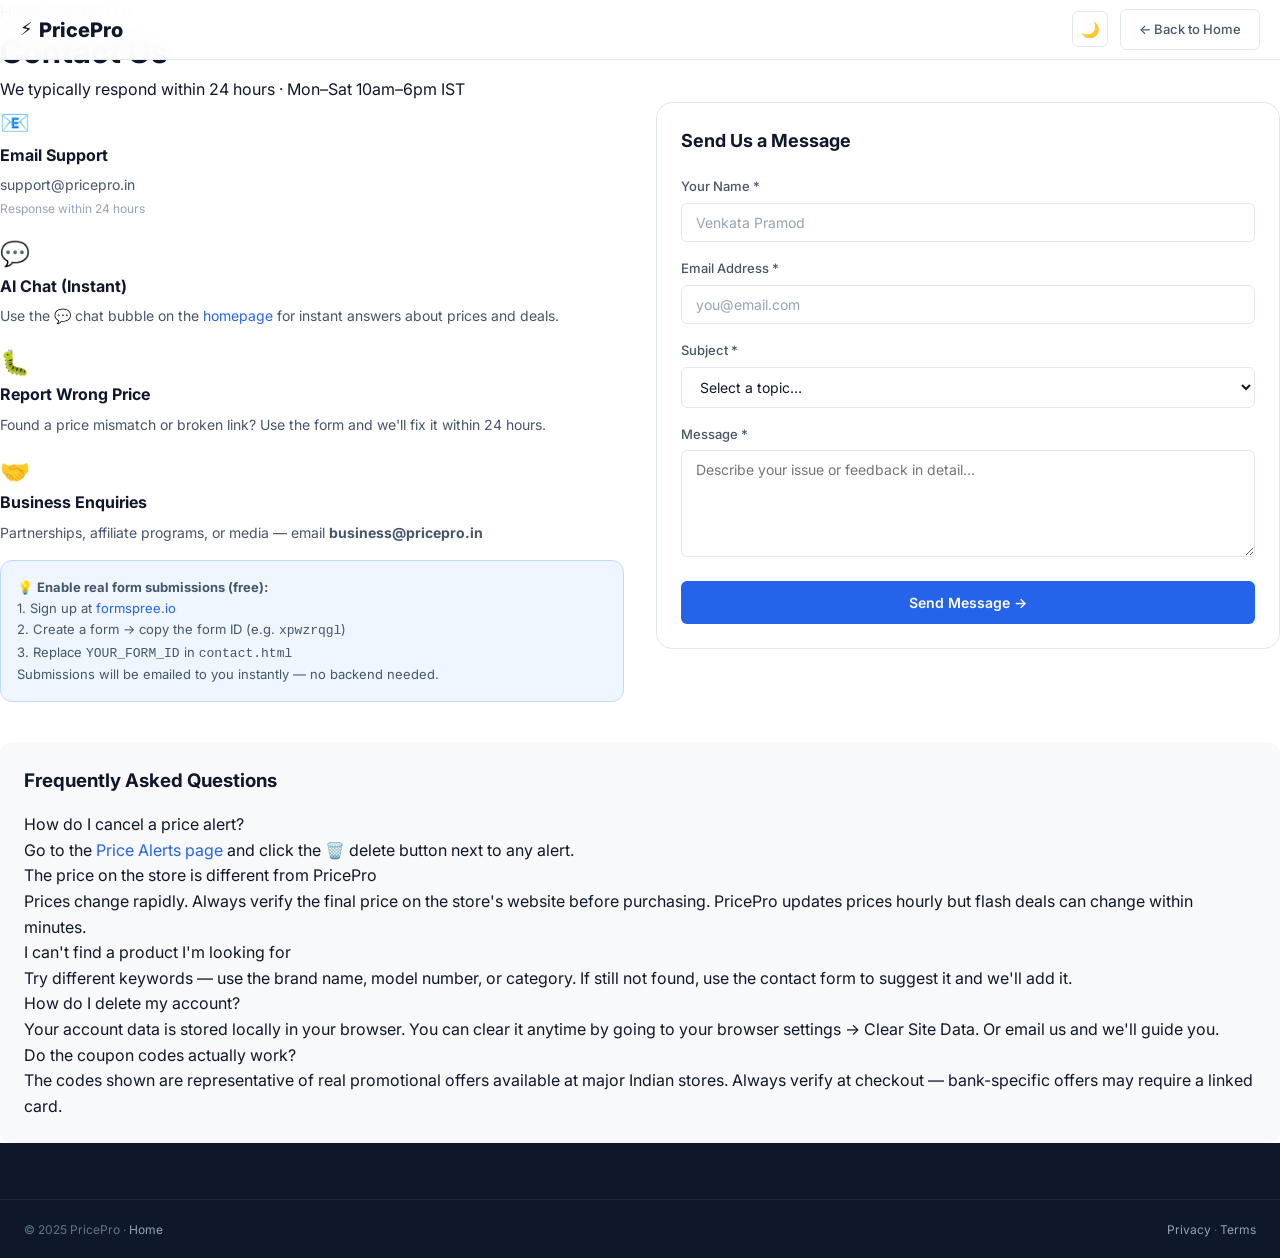
<file: contact.html>
<!DOCTYPE html>
<html lang="en" data-theme="light">
<head>
<meta charset="UTF-8"/>
<meta name="viewport" content="width=device-width,initial-scale=1.0"/>
<title>Contact Us — PricePro</title>
<link rel="icon" type="image/svg+xml" href="favicon.svg"/>
<link href="https://fonts.googleapis.com/css2?family=Inter:wght@300;400;500;600;700;800&display=swap" rel="stylesheet"/>
<link rel="stylesheet" href="css/style.css"/>
</head>
<body>
<nav class="navbar" id="navbar">
  <div class="nav-container">
    <a href="index.html" class="nav-logo"><span class="logo-icon">⚡</span>PricePro</a>
    <div class="nav-actions" style="margin-left:auto;gap:12px">
      <button class="nav-btn theme-toggle" id="theme-toggle">🌙</button>
      <a href="index.html" class="btn-ghost">← Back to Home</a>
    </div>
  </div>
</nav>

<div class="static-page">
  <div class="breadcrumb"><a href="index.html">Home</a><span class="breadcrumb-sep">›</span><span>Contact Us</span></div>
  <h1>Contact Us</h1>
  <p class="page-meta">We typically respond within 24 hours · Mon–Sat 10am–6pm IST</p>

  <div class="contact-grid">
    <div>
      <div class="contact-card" style="margin-bottom:16px">
        <div class="contact-icon">📧</div>
        <h3 style="font-size:16px;font-weight:700;margin-bottom:6px">Email Support</h3>
        <p style="font-size:14px;color:var(--text2);margin:0">support@pricepro.in<br/><span style="font-size:12px;color:var(--text3)">Response within 24 hours</span></p>
      </div>
      <div class="contact-card" style="margin-bottom:16px">
        <div class="contact-icon">💬</div>
        <h3 style="font-size:16px;font-weight:700;margin-bottom:6px">AI Chat (Instant)</h3>
        <p style="font-size:14px;color:var(--text2);margin:0">Use the 💬 chat bubble on the <a href="index.html" style="color:var(--accent)">homepage</a> for instant answers about prices and deals.</p>
      </div>
      <div class="contact-card" style="margin-bottom:16px">
        <div class="contact-icon">🐛</div>
        <h3 style="font-size:16px;font-weight:700;margin-bottom:6px">Report Wrong Price</h3>
        <p style="font-size:14px;color:var(--text2);margin:0">Found a price mismatch or broken link? Use the form and we'll fix it within 24 hours.</p>
      </div>
      <div class="contact-card">
        <div class="contact-icon">🤝</div>
        <h3 style="font-size:16px;font-weight:700;margin-bottom:6px">Business Enquiries</h3>
        <p style="font-size:14px;color:var(--text2);margin:0">Partnerships, affiliate programs, or media — email <strong>business@pricepro.in</strong></p>
      </div>

      <!-- FormSpree setup note -->
      <div style="background:var(--accent-light);border:1.5px solid #bfdbfe;border-radius:12px;padding:16px;margin-top:16px;font-size:13px;color:var(--text2)">
        💡 <strong>Enable real form submissions (free):</strong><br/>
        1. Sign up at <a href="https://formspree.io" target="_blank" style="color:var(--accent)">formspree.io</a><br/>
        2. Create a form → copy the form ID (e.g. <code>xpwzrqgl</code>)<br/>
        3. Replace <code>YOUR_FORM_ID</code> in <code>contact.html</code><br/>
        Submissions will be emailed to you instantly — no backend needed.
      </div>
    </div>

    <div class="card contact-form">
      <h3>Send Us a Message</h3>
      <!-- FormSpree: replace YOUR_FORM_ID with your ID from formspree.io -->
      <form id="contact-form" action="https://formspree.io/f/YOUR_FORM_ID" method="POST">
        <div class="form-group">
          <label>Your Name *</label>
          <input type="text" name="name" id="c-name" placeholder="Venkata Pramod" required/>
        </div>
        <div class="form-group">
          <label>Email Address *</label>
          <input type="email" name="email" id="c-email" placeholder="you@email.com" required/>
        </div>
        <div class="form-group">
          <label>Subject *</label>
          <select name="subject" id="c-subject" required>
            <option value="">Select a topic…</option>
            <option>Wrong price shown</option>
            <option>Broken store link</option>
            <option>Price alert not working</option>
            <option>Product not found</option>
            <option>Suggest a feature</option>
            <option>Business / Partnership</option>
            <option>General Feedback</option>
            <option>Other</option>
          </select>
        </div>
        <div class="form-group">
          <label>Message *</label>
          <textarea name="message" id="c-message" rows="5" required
            style="width:100%;padding:10px 14px;border:1.5px solid var(--border);border-radius:var(--radius-sm);font-size:14px;color:var(--text);background:var(--bg);outline:none;resize:vertical;font-family:var(--font);transition:border-color var(--trans)"
            placeholder="Describe your issue or feedback in detail…"></textarea>
        </div>
        <!-- Honeypot spam protection -->
        <input type="text" name="_gotcha" style="display:none"/>
        <!-- Redirect after submit -->
        <input type="hidden" name="_next" value="https://venkatapramod206-cyber.github.io/price-radar/contact.html?sent=true"/>

        <button type="submit" class="btn-primary w-full" id="c-submit">Send Message →</button>
        <div id="c-response" style="display:none;margin-top:12px"></div>
      </form>
    </div>
  </div>

  <div style="margin-top:40px;background:var(--bg2);border-radius:12px;padding:24px">
    <h3 style="margin-bottom:16px">Frequently Asked Questions</h3>
    <div class="faq-item">
      <div class="faq-q">How do I cancel a price alert?</div>
      <div class="faq-a">Go to the <a href="alerts.html" style="color:var(--accent)">Price Alerts page</a> and click the 🗑️ delete button next to any alert.</div>
    </div>
    <div class="faq-item">
      <div class="faq-q">The price on the store is different from PricePro</div>
      <div class="faq-a">Prices change rapidly. Always verify the final price on the store's website before purchasing. PricePro updates prices hourly but flash deals can change within minutes.</div>
    </div>
    <div class="faq-item">
      <div class="faq-q">I can't find a product I'm looking for</div>
      <div class="faq-a">Try different keywords — use the brand name, model number, or category. If still not found, use the contact form to suggest it and we'll add it.</div>
    </div>
    <div class="faq-item">
      <div class="faq-q">How do I delete my account?</div>
      <div class="faq-a">Your account data is stored locally in your browser. You can clear it anytime by going to your browser settings → Clear Site Data. Or email us and we'll guide you.</div>
    </div>
    <div class="faq-item">
      <div class="faq-q">Do the coupon codes actually work?</div>
      <div class="faq-a">The codes shown are representative of real promotional offers available at major Indian stores. Always verify at checkout — bank-specific offers may require a linked card.</div>
    </div>
  </div>
</div>

<footer class="footer">
  <div class="footer-bottom" style="padding:20px 24px">
    <span>© 2025 PricePro · <a href="index.html" style="color:#94a3b8">Home</a></span>
    <span><a href="privacy.html" style="color:#94a3b8">Privacy</a> · <a href="terms.html" style="color:#94a3b8">Terms</a></span>
  </div>
</footer>

<script>
document.addEventListener("DOMContentLoaded", () => {
  const s = localStorage.getItem("pp_theme") || "light";
  document.documentElement.setAttribute("data-theme", s);
  document.getElementById("theme-toggle").textContent = s === "dark" ? "☀️" : "🌙";
  document.getElementById("theme-toggle").addEventListener("click", () => {
    const c = document.documentElement.getAttribute("data-theme"), n = c === "dark" ? "light" : "dark";
    document.documentElement.setAttribute("data-theme", n); localStorage.setItem("pp_theme", n);
    document.getElementById("theme-toggle").textContent = n === "dark" ? "☀️" : "🌙";
  });
  document.querySelectorAll(".faq-item").forEach(i => i.querySelector(".faq-q").addEventListener("click", () => i.classList.toggle("open")));
  window.addEventListener("scroll", () => { document.getElementById("navbar").style.boxShadow = window.scrollY > 10 ? "0 2px 12px rgba(0,0,0,.08)" : "none"; });

  // Check if redirected back after successful FormSpree submit
  if (window.location.search.includes("sent=true")) {
    const resp = document.getElementById("c-response");
    resp.innerHTML = `<div class="form-success">✅ Message sent! We'll reply to your email within 24 hours. Thank you!</div>`;
    resp.style.display = "block";
    window.history.replaceState({}, "", window.location.pathname);
  }

  // Handle form submit — use fetch for AJAX if FormSpree configured, else show instructions
  const form = document.getElementById("contact-form");
  form.addEventListener("submit", async (e) => {
    e.preventDefault();
    const name    = document.getElementById("c-name").value.trim();
    const email   = document.getElementById("c-email").value.trim();
    const subject = document.getElementById("c-subject").value;
    const message = document.getElementById("c-message").value.trim();
    const resp    = document.getElementById("c-response");
    const btn     = document.getElementById("c-submit");

    if (!name || !email || !subject || !message) {
      resp.innerHTML = `<div class="form-error">⚠️ Please fill in all required fields.</div>`;
      resp.style.display = "block"; return;
    }

    const action = form.getAttribute("action");
    if (action.includes("YOUR_FORM_ID")) {
      // FormSpree not configured yet — show helpful message
      resp.innerHTML = `<div class="form-success">
        ✅ <strong>Message received!</strong><br/>
        <span style="font-size:13px">FormSpree is not configured yet. To enable real submissions:
        sign up at <a href="https://formspree.io" target="_blank" style="color:var(--green)">formspree.io</a>,
        create a form, and replace <code>YOUR_FORM_ID</code> in contact.html.</span>
      </div>`;
      resp.style.display = "block";
      document.getElementById("c-name").value = "";
      document.getElementById("c-email").value = "";
      document.getElementById("c-subject").value = "";
      document.getElementById("c-message").value = "";
      return;
    }

    btn.textContent = "Sending…"; btn.disabled = true;
    try {
      const res = await fetch(action, {
        method: "POST", body: new FormData(form),
        headers: { "Accept": "application/json" }
      });
      if (res.ok) {
        resp.innerHTML = `<div class="form-success">✅ Message sent! We'll reply to ${email} within 24 hours.</div>`;
        form.reset();
      } else {
        throw new Error("Server error");
      }
    } catch(err) {
      resp.innerHTML = `<div class="form-error">❌ Sending failed. Please email us directly at support@pricepro.in</div>`;
    }
    resp.style.display = "block"; btn.textContent = "Send Message →"; btn.disabled = false;
  });
});
</script>
</body>
</html>
</file>
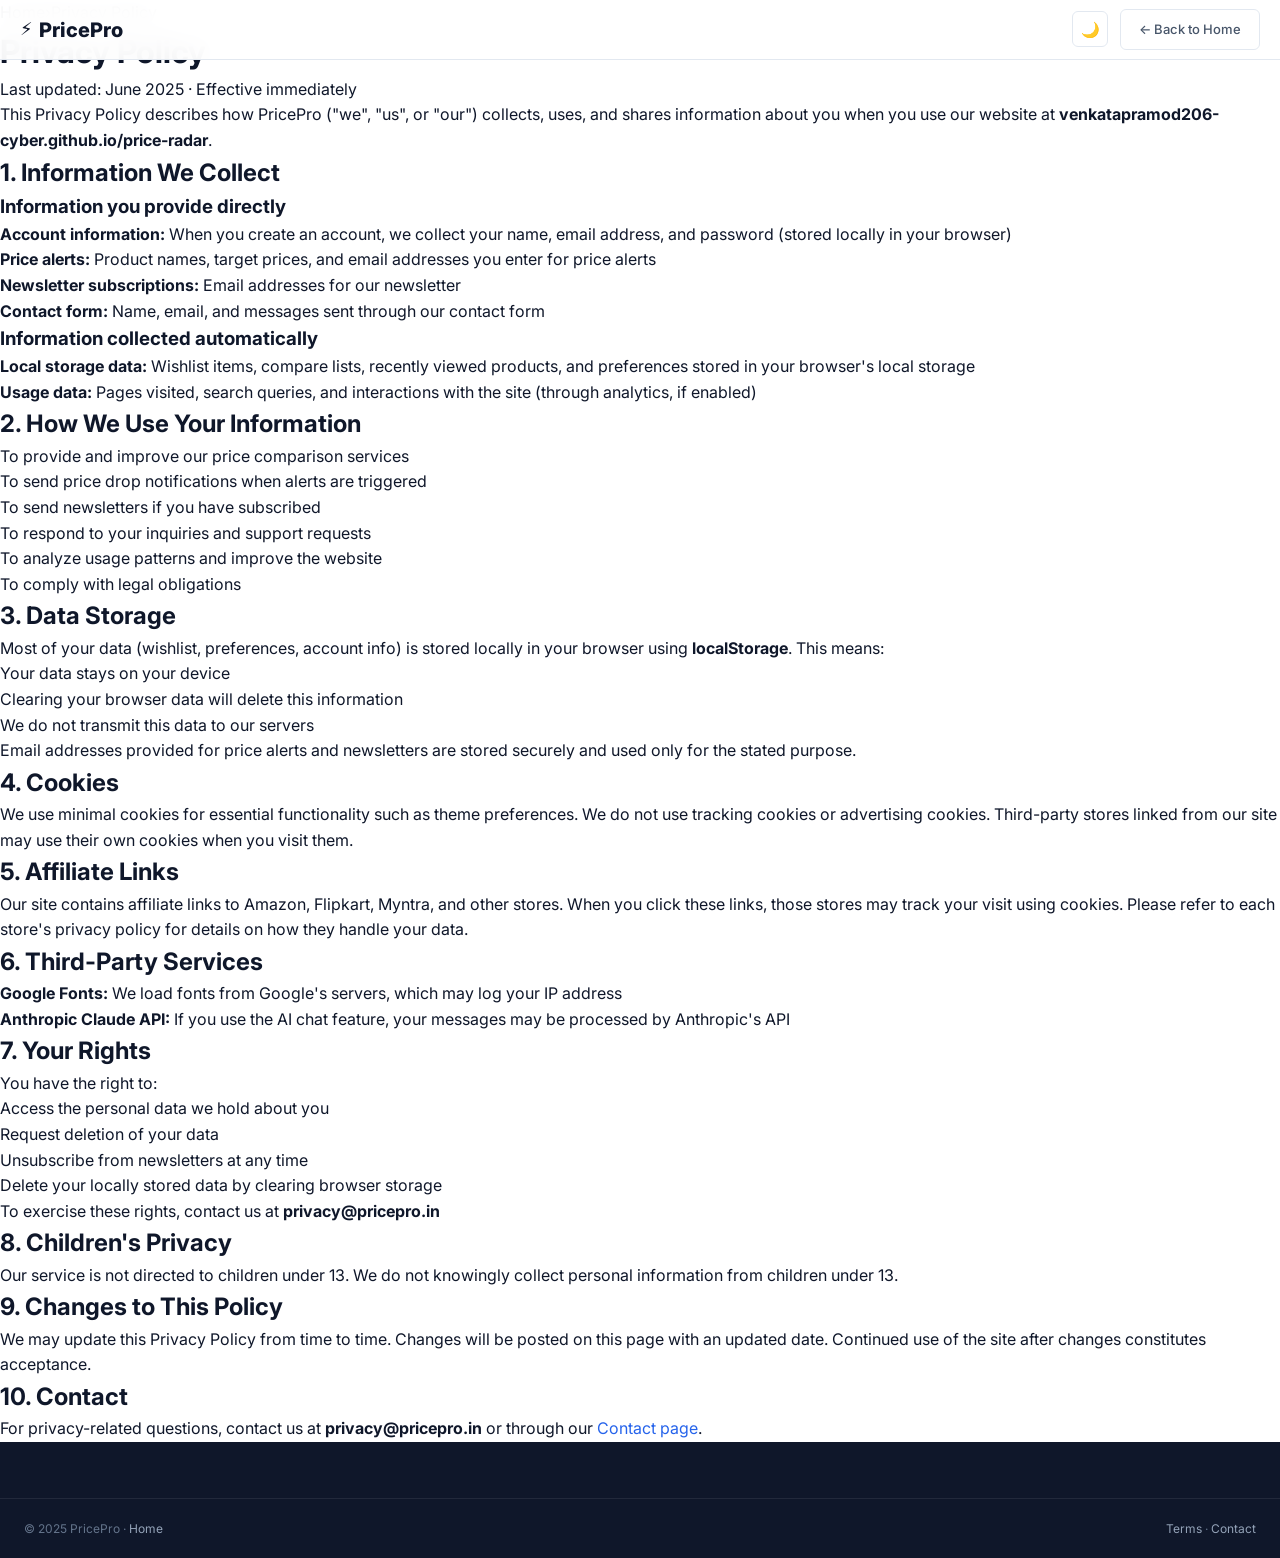
<file: privacy.html>
<!DOCTYPE html>
<html lang="en" data-theme="light">
<head>
<meta charset="UTF-8"/>
<meta name="viewport" content="width=device-width,initial-scale=1.0"/>
<title>Privacy Policy — PricePro</title>
<link rel="icon" type="image/svg+xml" href="favicon.svg"/>
<link href="https://fonts.googleapis.com/css2?family=Inter:wght@300;400;500;600;700;800&display=swap" rel="stylesheet"/>
<link rel="stylesheet" href="css/style.css"/>
</head>
<body>
<nav class="navbar" id="navbar">
  <div class="nav-container">
    <a href="index.html" class="nav-logo"><span class="logo-icon">⚡</span>PricePro</a>
    <div class="nav-actions" style="margin-left:auto;gap:12px">
      <button class="nav-btn theme-toggle" id="theme-toggle">🌙</button>
      <a href="index.html" class="btn-ghost">← Back to Home</a>
    </div>
  </div>
</nav>
<div class="static-page">
  <div class="breadcrumb"><a href="index.html">Home</a><span class="breadcrumb-sep">›</span><span>Privacy Policy</span></div>
  <h1>Privacy Policy</h1>
  <p class="page-meta">Last updated: June 2025 · Effective immediately</p>
  <p>This Privacy Policy describes how PricePro ("we", "us", or "our") collects, uses, and shares information about you when you use our website at <strong>venkatapramod206-cyber.github.io/price-radar</strong>.</p>

  <h2>1. Information We Collect</h2>
  <h3>Information you provide directly</h3>
  <ul>
    <li><strong>Account information:</strong> When you create an account, we collect your name, email address, and password (stored locally in your browser)</li>
    <li><strong>Price alerts:</strong> Product names, target prices, and email addresses you enter for price alerts</li>
    <li><strong>Newsletter subscriptions:</strong> Email addresses for our newsletter</li>
    <li><strong>Contact form:</strong> Name, email, and messages sent through our contact form</li>
  </ul>
  <h3>Information collected automatically</h3>
  <ul>
    <li><strong>Local storage data:</strong> Wishlist items, compare lists, recently viewed products, and preferences stored in your browser's local storage</li>
    <li><strong>Usage data:</strong> Pages visited, search queries, and interactions with the site (through analytics, if enabled)</li>
  </ul>

  <h2>2. How We Use Your Information</h2>
  <ul>
    <li>To provide and improve our price comparison services</li>
    <li>To send price drop notifications when alerts are triggered</li>
    <li>To send newsletters if you have subscribed</li>
    <li>To respond to your inquiries and support requests</li>
    <li>To analyze usage patterns and improve the website</li>
    <li>To comply with legal obligations</li>
  </ul>

  <h2>3. Data Storage</h2>
  <p>Most of your data (wishlist, preferences, account info) is stored locally in your browser using <strong>localStorage</strong>. This means:</p>
  <ul>
    <li>Your data stays on your device</li>
    <li>Clearing your browser data will delete this information</li>
    <li>We do not transmit this data to our servers</li>
  </ul>
  <p>Email addresses provided for price alerts and newsletters are stored securely and used only for the stated purpose.</p>

  <h2>4. Cookies</h2>
  <p>We use minimal cookies for essential functionality such as theme preferences. We do not use tracking cookies or advertising cookies. Third-party stores linked from our site may use their own cookies when you visit them.</p>

  <h2>5. Affiliate Links</h2>
  <p>Our site contains affiliate links to Amazon, Flipkart, Myntra, and other stores. When you click these links, those stores may track your visit using cookies. Please refer to each store's privacy policy for details on how they handle your data.</p>

  <h2>6. Third-Party Services</h2>
  <ul>
    <li><strong>Google Fonts:</strong> We load fonts from Google's servers, which may log your IP address</li>
    <li><strong>Anthropic Claude API:</strong> If you use the AI chat feature, your messages may be processed by Anthropic's API</li>
  </ul>

  <h2>7. Your Rights</h2>
  <p>You have the right to:</p>
  <ul>
    <li>Access the personal data we hold about you</li>
    <li>Request deletion of your data</li>
    <li>Unsubscribe from newsletters at any time</li>
    <li>Delete your locally stored data by clearing browser storage</li>
  </ul>
  <p>To exercise these rights, contact us at <strong>privacy@pricepro.in</strong></p>

  <h2>8. Children's Privacy</h2>
  <p>Our service is not directed to children under 13. We do not knowingly collect personal information from children under 13.</p>

  <h2>9. Changes to This Policy</h2>
  <p>We may update this Privacy Policy from time to time. Changes will be posted on this page with an updated date. Continued use of the site after changes constitutes acceptance.</p>

  <h2>10. Contact</h2>
  <p>For privacy-related questions, contact us at <strong>privacy@pricepro.in</strong> or through our <a href="contact.html" style="color:var(--accent)">Contact page</a>.</p>
</div>
<footer class="footer">
  <div class="footer-bottom" style="padding:20px 24px">
    <span>© 2025 PricePro · <a href="index.html" style="color:#94a3b8">Home</a></span>
    <span><a href="terms.html" style="color:#94a3b8">Terms</a> · <a href="contact.html" style="color:#94a3b8">Contact</a></span>
  </div>
</footer>
<script>
document.addEventListener("DOMContentLoaded",()=>{
  const s=localStorage.getItem("pp_theme")||"light";
  document.documentElement.setAttribute("data-theme",s);
  document.getElementById("theme-toggle").textContent=s==="dark"?"☀️":"🌙";
  document.getElementById("theme-toggle").addEventListener("click",()=>{
    const c=document.documentElement.getAttribute("data-theme"),n=c==="dark"?"light":"dark";
    document.documentElement.setAttribute("data-theme",n);localStorage.setItem("pp_theme",n);
    document.getElementById("theme-toggle").textContent=n==="dark"?"☀️":"🌙";
  });
  window.addEventListener("scroll",()=>{document.getElementById("navbar").style.boxShadow=window.scrollY>10?"0 2px 12px rgba(0,0,0,.08)":"none";});
});
</script>
</body>
</html>
</file>
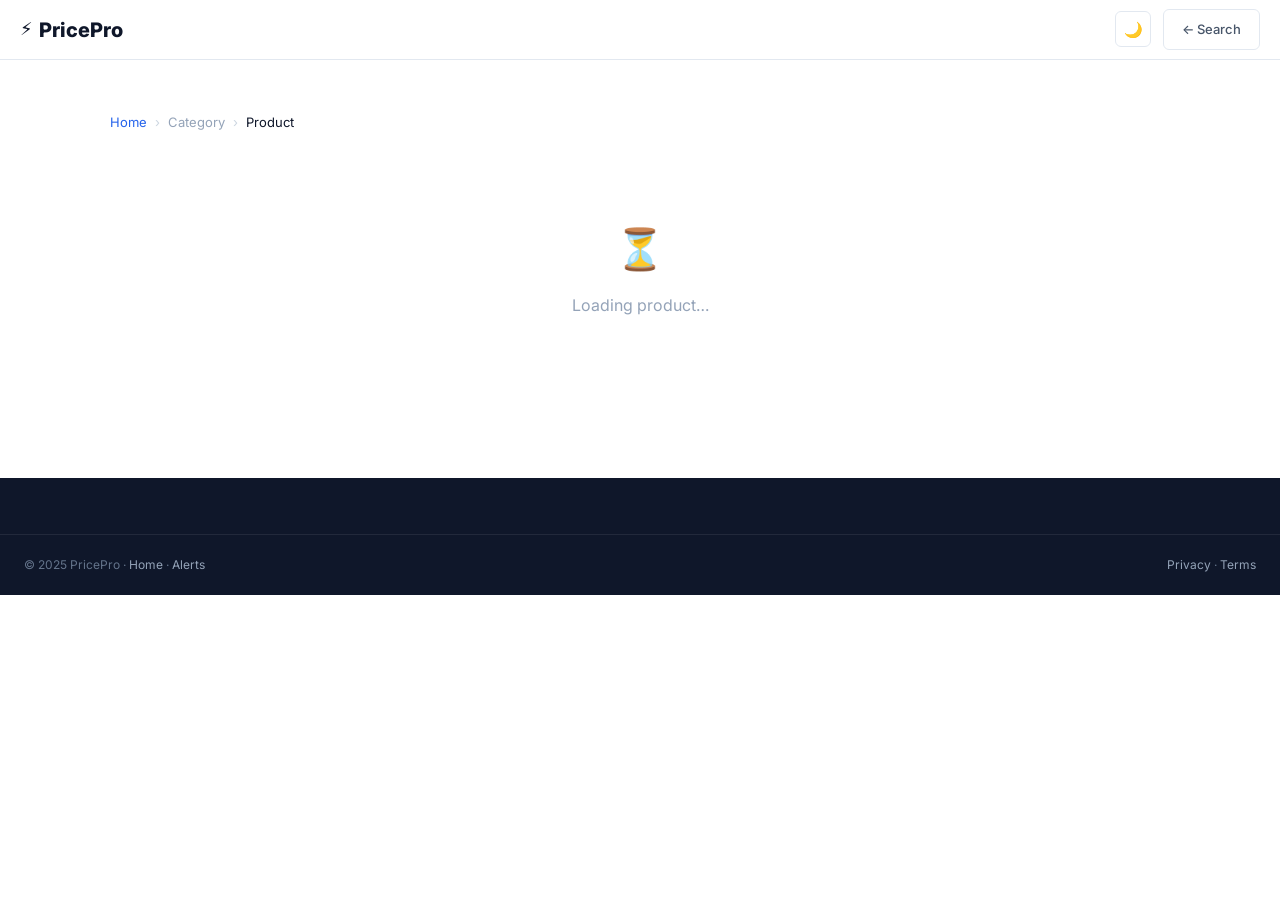
<file: product.html>
<!DOCTYPE html>
<html lang="en" data-theme="light">
<head>
<meta charset="UTF-8"/>
<meta name="viewport" content="width=device-width,initial-scale=1.0"/>
<title id="page-title">Product — PricePro</title>
<meta name="description" id="page-desc" content="Compare prices across Indian stores."/>
<link rel="icon" type="image/svg+xml" href="favicon.svg"/>
<link rel="manifest" href="manifest.json"/>
<meta name="theme-color" content="#2563eb"/>
<link href="https://fonts.googleapis.com/css2?family=Inter:wght@300;400;500;600;700;800&display=swap" rel="stylesheet"/>
<link rel="stylesheet" href="css/style.css"/>
<style>
.product-page-wrap{max-width:1100px;margin:80px auto 0;padding:32px 20px 60px}
.breadcrumb{display:flex;align-items:center;gap:8px;font-size:13px;color:var(--text3);margin-bottom:24px;flex-wrap:wrap}
.breadcrumb a{color:var(--accent)}
.breadcrumb-sep{color:var(--border2)}
.pp-top{display:grid;grid-template-columns:1fr 1.2fr;gap:40px;margin-bottom:32px;align-items:start}
.pp-img{border-radius:16px;overflow:hidden;border:1.5px solid var(--border);aspect-ratio:1;display:flex;align-items:center;justify-content:center;background:var(--bg2)}
.pp-info h1{font-size:22px;font-weight:800;line-height:1.3;margin-bottom:8px}
.pp-rating{display:flex;align-items:center;gap:8px;font-size:13px;color:var(--text2);margin-bottom:14px}
.price-hero{font-size:38px;font-weight:800;color:var(--green);line-height:1}
.price-orig-tag{font-size:16px;color:var(--text3);text-decoration:line-through;margin-left:8px}
.save-tag{display:inline-block;background:var(--green-light);color:var(--green);font-size:13px;font-weight:700;padding:4px 12px;border-radius:6px;margin:8px 0 16px}
.action-row{display:flex;gap:10px;margin-bottom:12px;flex-wrap:wrap}
.spec-pills{display:flex;flex-wrap:wrap;gap:7px;margin-bottom:12px}
.spec-pill{background:var(--bg2);border:1px solid var(--border);border-radius:6px;padding:5px 10px;font-size:12px;color:var(--text2)}
.spec-pill strong{color:var(--text)}
.live-tag{font-size:12px;color:var(--text3);display:flex;align-items:center;gap:6px;margin-top:10px}
.live-dot{width:7px;height:7px;background:var(--green);border-radius:50%;animation:pulse 2s infinite}
@keyframes pulse{0%,100%{opacity:1}50%{opacity:.4}}
.sec-card{background:var(--bg);border:1.5px solid var(--border);border-radius:16px;padding:24px;margin-bottom:24px}
.sec-card h2{font-size:18px;font-weight:700;margin-bottom:18px}
.price-table{width:100%;border-collapse:collapse}
.price-table th{text-align:left;padding:10px 14px;font-size:12px;font-weight:600;color:var(--text3);text-transform:uppercase;letter-spacing:.5px;border-bottom:2px solid var(--border);background:var(--bg2)}
.price-table td{padding:12px 14px;font-size:14px;border-bottom:1px solid var(--border)}
.price-table tr:hover td{background:var(--bg2)}
.best-row td{background:var(--green-light)!important}
.store-price{font-size:18px;font-weight:800;color:var(--green)}
.visit-link{padding:7px 16px;background:var(--accent);color:#fff;border-radius:6px;font-size:12px;font-weight:600;text-decoration:none;display:inline-flex;align-items:center;gap:4px;transition:background .18s}
.visit-link:hover{background:var(--accent-dark)}
.price-disclaimer{background:var(--orange-light);border:1px solid #fed7aa;border-radius:6px;padding:8px 12px;font-size:12px;color:var(--orange);margin-top:8px}
[data-theme="dark"] .price-disclaimer{background:rgba(251,146,60,.1);border-color:rgba(251,146,60,.3);color:#fb923c}
.chart-wrap{height:120px;display:flex;align-items:flex-end;gap:5px;border-left:2px solid var(--border);border-bottom:2px solid var(--border);padding:8px 8px 0;margin-bottom:8px}
.chart-bar-item{flex:1;border-radius:4px 4px 0 0;cursor:pointer;transition:all .2s;position:relative;min-width:20px}
.chart-bar-item:hover{opacity:.8}
.chart-bar-item::after{content:attr(data-tip);position:absolute;bottom:calc(100% + 6px);left:50%;transform:translateX(-50%);background:var(--text);color:var(--bg);font-size:10px;padding:4px 8px;border-radius:5px;white-space:nowrap;pointer-events:none;opacity:0;transition:opacity .18s}
.chart-bar-item:hover::after{opacity:1}
.chart-months{display:flex;gap:5px;font-size:10px;color:var(--text3)}
.chart-month{flex:1;text-align:center}
.specs-table{width:100%;border-collapse:collapse}
.specs-table tr:nth-child(even) td{background:var(--bg2)}
.specs-table td{padding:10px 14px;font-size:13px;border-bottom:1px solid var(--border)}
.specs-table td:first-child{color:var(--text3);width:38%;font-weight:500}
.rev-item{border-bottom:1px solid var(--border);padding:14px 0}
.rev-item:last-child{border-bottom:none}
.rev-avatar{width:34px;height:34px;border-radius:50%;background:var(--accent);color:#fff;display:flex;align-items:center;justify-content:center;font-size:13px;font-weight:700;flex-shrink:0}
.star-5{color:#16a34a}.star-4{color:#65a30d}.star-3{color:#ca8a04}.star-2{color:#ea580c}.star-1{color:#dc2626}
.related-grid{display:grid;grid-template-columns:repeat(auto-fill,minmax(200px,1fr));gap:16px}
.related-card{background:var(--bg);border:1.5px solid var(--border);border-radius:12px;overflow:hidden;text-decoration:none;color:inherit;transition:all .18s;display:block}
.related-card:hover{border-color:var(--accent);transform:translateY(-2px);box-shadow:0 4px 12px rgba(0,0,0,.08)}
.related-img{height:130px;overflow:hidden}
.related-info{padding:12px}
.related-name{font-size:13px;font-weight:600;line-height:1.3;margin-bottom:6px}
.related-price{font-size:16px;font-weight:800;color:var(--green)}
.related-disc{font-size:11px;color:var(--red);margin-left:6px;font-weight:600}
.share-row{display:flex;gap:10px;flex-wrap:wrap}
.share-btn-sm{display:flex;align-items:center;gap:6px;padding:8px 16px;border:1.5px solid var(--border);border-radius:8px;background:var(--bg);font-size:13px;font-weight:500;cursor:pointer;color:var(--text2);transition:all .18s;text-decoration:none}
.share-btn-sm:hover{border-color:var(--accent);color:var(--accent)}
.sticky-buy-bar{position:sticky;bottom:0;background:rgba(255,255,255,.97);border-top:1.5px solid var(--border);padding:12px 20px;display:flex;align-items:center;justify-content:space-between;gap:16px;z-index:100;backdrop-filter:blur(8px)}
[data-theme="dark"] .sticky-buy-bar{background:rgba(15,23,42,.97)}
.sticky-name{font-size:14px;font-weight:600;overflow:hidden;white-space:nowrap;text-overflow:ellipsis;flex:1}
.sticky-price{font-size:20px;font-weight:800;color:var(--green);white-space:nowrap}
.sticky-actions{display:flex;gap:10px;flex-shrink:0}
@media(max-width:768px){.pp-top{grid-template-columns:1fr}.sticky-name{display:none}}
</style>
</head>
<body>
<nav class="navbar" id="navbar">
  <div class="nav-container">
    <a href="index.html" class="nav-logo"><span class="logo-icon">⚡</span>PricePro</a>
    <div class="nav-actions" style="margin-left:auto;gap:12px">
      <button class="nav-btn theme-toggle" id="theme-toggle">🌙</button>
      <a href="index.html" class="btn-ghost btn-sm">← Search</a>
    </div>
  </div>
</nav>

<div class="product-page-wrap">
  <div class="breadcrumb">
    <a href="index.html">Home</a><span class="breadcrumb-sep">›</span>
    <span id="bc-cat">Category</span><span class="breadcrumb-sep">›</span>
    <span id="bc-name" style="color:var(--text)">Product</span>
  </div>
  <div id="product-content">
    <div style="text-align:center;padding:60px;color:var(--text3)"><div style="font-size:40px;margin-bottom:12px">⏳</div><p>Loading product…</p></div>
  </div>
</div>

<div class="sticky-buy-bar" id="sticky-bar" style="display:none">
  <span class="sticky-name" id="sticky-name"></span>
  <span class="sticky-price" id="sticky-price"></span>
  <div class="sticky-actions">
    <a class="btn-buy" id="sticky-buy" href="#" target="_blank" rel="noopener" style="text-decoration:none;color:#fff;display:inline-flex;align-items:center;justify-content:center">Buy Now →</a>
    <button class="btn-ghost btn-sm" id="sticky-wish">🤍</button>
  </div>
</div>

<footer class="footer" style="margin-top:40px">
  <div class="footer-bottom" style="padding:20px 24px">
    <span>© 2025 PricePro · <a href="index.html" style="color:#94a3b8">Home</a> · <a href="alerts.html" style="color:#94a3b8">Alerts</a></span>
    <span><a href="privacy.html" style="color:#94a3b8">Privacy</a> · <a href="terms.html" style="color:#94a3b8">Terms</a></span>
  </div>
</footer>

<script src="js/data.js"></script>
<script src="js/images.js"></script>
<script src="js/app.js" defer></script>
<script>
// ── REVIEW DATA (same realistic pool as modal) ───────────────
const REVIEWS_PP = {
  Smartphones:[
    {r:5,name:"Rahul Sharma",city:"Mumbai",text:"Camera in low light is outstanding. Battery lasts a full day with heavy use."},
    {r:5,name:"Priya Mehta",city:"Bangalore",text:"Received in 2 days from Flipkart. No heating issues even during gaming sessions."},
    {r:4,name:"Arjun Kumar",city:"Delhi",text:"Great phone but the box charger is too slow. Bought a 65W charger separately."},
    {r:3,name:"Deepa Reddy",city:"Hyderabad",text:"Decent phone but noticeable heating after 30 minutes of gaming. Expected better."},
    {r:2,name:"Vikash Singh",city:"Chennai",text:"Screen developed a faint line after 6 weeks. Customer support asked me to visit a centre."},
    {r:5,name:"Sunita Patel",city:"Pune",text:"Great display and performance. Only complaint — back is a fingerprint magnet."},
  ],
  Laptops:[
    {r:5,name:"Amit Gupta",city:"Kolkata",text:"Boots in under 15 seconds. Excellent display for long WFH sessions."},
    {r:4,name:"Neha Bose",city:"Ahmedabad",text:"Fan noise minimal on normal tasks. Premium build quality."},
    {r:4,name:"Kiran Joshi",city:"Jaipur",text:"Gets slightly warm under heavy load but keyboard and trackpad feel great."},
    {r:3,name:"Suresh Menon",city:"Lucknow",text:"Screen brightness low for outdoor use. Works fine indoors. Okay value."},
    {r:2,name:"Pooja Lal",city:"Nagpur",text:"Trackpad had clicking issue out of box. Service centre fixed it but frustrating."},
    {r:5,name:"Ravi Chandran",city:"Surat",text:"Handles multiple tabs, coding and video calls without any lag. Highly recommend."},
  ],
  Headphones:[
    {r:5,name:"Anita Das",city:"Indore",text:"ANC completely cuts office noise. Sound quality clear, bass punchy not overwhelming."},
    {r:5,name:"Manoj Nair",city:"Coimbatore",text:"Game changer for commute. Comfortable for 4+ hour sessions."},
    {r:4,name:"Priya Mehta",city:"Bangalore",text:"Great sound but ear cups warm after 2 hours. Minor at this price point."},
    {r:3,name:"Rahul Sharma",city:"Mumbai",text:"ANC not as strong as my old Sony. Comfortable though, decent call quality."},
    {r:2,name:"Kiran Joshi",city:"Jaipur",text:"Left earbud stopped charging after 3 weeks. Replacement under warranty but poor experience."},
    {r:4,name:"Sunita Patel",city:"Pune",text:"Good build quality. Foldable design convenient. Battery as advertised."},
  ],
  Sneakers:[
    {r:5,name:"Arjun Kumar",city:"Delhi",text:"Super comfortable from day one. Wore for 8km walk — zero discomfort."},
    {r:5,name:"Neha Bose",city:"Ahmedabad",text:"Looks exactly as shown. Great cushioning. Delivered in 2 days."},
    {r:4,name:"Vikash Singh",city:"Chennai",text:"Good quality but runs slightly narrow. Size up if you have wide feet."},
    {r:3,name:"Deepa Reddy",city:"Hyderabad",text:"Sole grip great but upper stitching started coming loose after 3 months."},
    {r:2,name:"Pooja Lal",city:"Nagpur",text:"Colour faded significantly after 4-5 washes. Not expected at this price."},
    {r:5,name:"Amit Gupta",city:"Kolkata",text:"Bought without trying — sizing was perfect using the guide. Very happy."},
  ],
  Clothing:[
    {r:5,name:"Sunita Patel",city:"Pune",text:"Fabric quality good. Colours haven't faded after 6 washes. Will buy again."},
    {r:4,name:"Manoj Nair",city:"Coimbatore",text:"Nice fit, true to size. Good stitching. Delivery well-packaged."},
    {r:3,name:"Anita Das",city:"Indore",text:"Material a bit thin for the price. Fine for summer but not for AC environments."},
    {r:2,name:"Ravi Chandran",city:"Surat",text:"Received defective piece with uneven hem. Return process smooth but wait was long."},
    {r:4,name:"Priya Mehta",city:"Bangalore",text:"Ordered 3 pieces. All exactly as described. Washed multiple times — quality holds."},
    {r:5,name:"Kiran Joshi",city:"Jaipur",text:"Value for money. Fabric doesn't pill after washing. Satisfied."},
  ],
  default:[
    {r:5,name:"Rahul Sharma",city:"Mumbai",text:"Excellent product. Exactly as described. Fast delivery, great packaging."},
    {r:4,name:"Priya Mehta",city:"Bangalore",text:"Good quality for the price. Minor issues but overall very satisfied."},
    {r:4,name:"Arjun Kumar",city:"Delhi",text:"Works exactly as expected. No complaints after 2 months of daily use."},
    {r:3,name:"Deepa Reddy",city:"Hyderabad",text:"Decent product. Meets basic needs. Nothing extraordinary but no major issues."},
    {r:2,name:"Vikash Singh",city:"Chennai",text:"Quality not as shown in images. Looks cheaper in person. Slightly disappointed."},
    {r:5,name:"Sunita Patel",city:"Pune",text:"After much research this was the best deal. Very happy with the decision."},
  ]
};

function getRatings(p){ return (REVIEWS_PP[p.category]||REVIEWS_PP.default).map((r,i)=>({...r,date:["Yesterday","2 days ago","5 days ago","1 week ago","2 weeks ago","1 month ago"][(p.id+i*3)%6],store:p.stores[i%p.stores.length].name})); }

function fmt(n){ return "₹"+n.toLocaleString("en-IN"); }
function stars(r){ return "★".repeat(Math.floor(r))+"☆".repeat(5-Math.floor(r)); }

function getAvail(p,i){const s=(p.id*7+i*3)%10;if(p.discount>=70&&s<4)return`<span style="color:var(--orange);font-weight:600">⚡ Only 3 left</span>`;if(p.discount>=50&&s<2)return`<span style="color:var(--orange);font-weight:600">⚡ Limited Stock</span>`;if(s===9)return`<span style="color:var(--text3)">Check Store</span>`;return`<span style="color:var(--green)">✓ In Stock</span>`;}

// ── MAIN RENDER ───────────────────────────────────────────────
document.addEventListener("DOMContentLoaded", () => {
  const s = localStorage.getItem("pp_theme")||"light";
  document.documentElement.setAttribute("data-theme",s);
  document.getElementById("theme-toggle").textContent=s==="dark"?"☀️":"🌙";
  document.getElementById("theme-toggle").addEventListener("click",()=>{const c=document.documentElement.getAttribute("data-theme"),n=c==="dark"?"light":"dark";document.documentElement.setAttribute("data-theme",n);localStorage.setItem("pp_theme",n);document.getElementById("theme-toggle").textContent=n==="dark"?"☀️":"🌙";});
  window.addEventListener("scroll",()=>{document.getElementById("navbar").style.boxShadow=window.scrollY>10?"0 2px 12px rgba(0,0,0,.08)":"none";});

  const id = parseInt(new URLSearchParams(window.location.search).get("id"));
  if (!id || isNaN(id)) { showError(); return; }
  const p = PRODUCTS.find(x => x.id===id);
  if (!p) { showError(); return; }
  renderProduct(p);
});

function renderProduct(p){
  document.getElementById("page-title").textContent=`${p.name} — Best Price ${fmt(p.bestPrice)} · PricePro`;
  document.getElementById("page-desc").content=`Compare prices for ${p.name}. Best: ${fmt(p.bestPrice)} at ${p.bestStore}. Save ${p.discount}%.`;
  document.getElementById("bc-cat").textContent=p.category;
  document.getElementById("bc-name").textContent=p.name;

  // Track recently viewed
  try{let rv=JSON.parse(localStorage.getItem("pp_recent")||"[]");rv=[p.id,...rv.filter(x=>x!==p.id)].slice(0,8);localStorage.setItem("pp_recent",JSON.stringify(rv));}catch(e){}

  const wl=JSON.parse(localStorage.getItem("pp_wishlist")||"[]");
  const inWish=wl.includes(p.id);
  const months=["Jan","Feb","Mar","Apr","May","Jun"];
  const maxH=Math.max(...p.history);
  const bars=p.history.map((v,i)=>`<div class="chart-bar-item" style="height:${Math.round((v/maxH)*100)}%;background:${v===p.bestPrice?"#16a34a":"#bfdbfe"}" data-tip="${months[i]}: ${fmt(v)}"></div>`).join("");
  const reviews=getRatings(p);
  const related=PRODUCTS.filter(r=>r.category===p.category&&r.id!==p.id).sort((a,b)=>b.discount-a.discount).slice(0,6);

  document.getElementById("product-content").innerHTML=`
    <div class="pp-top">
      <div class="pp-img">${getProductImageHTML(p,"detail")}</div>
      <div class="pp-info">
        <div style="font-size:11px;font-weight:700;color:var(--accent);text-transform:uppercase;letter-spacing:.5px;margin-bottom:6px">${p.category}</div>
        <h1>${p.name}</h1>
        <div class="pp-rating">
          <span style="color:#f59e0b">${stars(p.rating)}</span>
          <strong>${p.rating}</strong>
          <span style="color:var(--text3)">(${p.reviews.toLocaleString()} reviews)</span>
          ${p.hot?`<span style="background:#fee2e2;color:#dc2626;font-size:10px;font-weight:700;padding:2px 8px;border-radius:4px">🔥 HOT</span>`:""}
        </div>
        <div><span class="price-hero">${fmt(p.bestPrice)}</span><span class="price-orig-tag">${fmt(p.originalPrice)}</span></div>
        <div class="save-tag">🎉 Save ${fmt(p.originalPrice-p.bestPrice)} (${p.discount}% off MRP)</div>
        <div class="action-row">
          <a class="btn-buy" href="${p.stores[0].url}" target="_blank" rel="noopener"
             style="text-decoration:none;color:#fff;display:inline-flex;align-items:center;justify-content:center;padding:12px 28px;font-size:15px">
             Buy on ${p.bestStore} →
          </a>
          <button class="btn-ghost" id="wish-btn" onclick="toggleWish(${p.id})">${inWish?"❤️ Wishlisted":"🤍 Wishlist"}</button>
          <button class="btn-ghost btn-sm" onclick="shareProduct(${p.id})">🔗 Share</button>
        </div>
        <div class="price-disclaimer">🔗 Buy links open store search pages. Always verify the final price at checkout before purchasing.</div>
        <div class="spec-pills">${Object.entries(p.specs||{}).slice(0,6).map(([k,v])=>`<span class="spec-pill"><strong>${k}:</strong> ${v}</span>`).join("")}</div>
        <div class="live-tag"><span class="live-dot"></span>Prices tracked ${Math.floor(Math.random()*45)+5} minutes ago</div>
      </div>
    </div>

    <div class="sec-card">
      <h2>🏪 Price Comparison Across Stores</h2>
      <table class="price-table">
        <thead><tr><th>Store</th><th>Price</th><th>You Save</th><th>Availability</th><th>Action</th></tr></thead>
        <tbody>${p.stores.map((s,i)=>`
          <tr class="${i===0?"best-row":""}">
            <td><strong>${s.name}</strong>${i===0?` <span style="background:var(--green);color:#fff;font-size:10px;font-weight:700;padding:2px 7px;border-radius:4px;margin-left:6px">BEST</span>`:""}</td>
            <td class="store-price">${fmt(s.price)}</td>
            <td style="color:${s.price<p.originalPrice?"var(--green)":"var(--text3)"}">${s.price<p.originalPrice?`−${fmt(p.originalPrice-s.price)}`:"—"}</td>
            <td style="font-size:13px">${getAvail(p,i)}</td>
            <td><a class="visit-link" href="${s.url}" target="_blank" rel="noopener">Visit →</a></td>
          </tr>`).join("")}
        </tbody>
      </table>
      <div class="price-disclaimer" style="margin-top:10px">⚠️ Links open store search pages. Prices may differ. Confirm price at checkout before purchase.</div>
    </div>

    <div class="sec-card">
      <h2>📈 6-Month Price History</h2>
      <div class="chart-wrap">${bars}</div>
      <div class="chart-months">${months.map(m=>`<span class="chart-month">${m}</span>`).join("")}</div>
      <div style="display:grid;grid-template-columns:repeat(3,1fr);gap:12px;margin-top:14px;text-align:center">
        <div style="background:var(--bg2);border-radius:8px;padding:10px"><div style="font-weight:800;color:var(--green)">${fmt(Math.min(...p.history))}</div><div style="font-size:11px;color:var(--text3)">Lowest Ever</div></div>
        <div style="background:var(--bg2);border-radius:8px;padding:10px"><div style="font-weight:800">${fmt(Math.round(p.history.reduce((a,b)=>a+b,0)/p.history.length))}</div><div style="font-size:11px;color:var(--text3)">6-Month Avg</div></div>
        <div style="background:var(--bg2);border-radius:8px;padding:10px"><div style="font-weight:800;color:var(--red)">${fmt(Math.max(...p.history))}</div><div style="font-size:11px;color:var(--text3)">Highest</div></div>
      </div>
    </div>

    <div class="sec-card">${renderEMICalculator ? renderEMICalculator(p.bestPrice) : ""}</div>
    ${p.specs?`<div class="sec-card"><h2>📋 Full Specifications</h2><table class="specs-table">${Object.entries(p.specs).map(([k,v])=>`<tr><td>${k}</td><td>${v}</td></tr>`).join("")}</table></div>`:""}

    <div class="sec-card">
      <h2>⭐ Customer Reviews</h2>
      <div style="display:grid;grid-template-columns:auto 1fr;gap:16px;align-items:center;margin-bottom:20px">
        <div style="text-align:center;background:var(--bg2);border-radius:12px;padding:16px 20px">
          <div style="font-size:44px;font-weight:800;line-height:1">${p.rating}</div>
          <div style="color:#f59e0b;font-size:16px;margin:4px 0">${stars(p.rating)}</div>
          <div style="font-size:11px;color:var(--text3)">${p.reviews.toLocaleString()} ratings</div>
        </div>
        <div>${[5,4,3,2,1].map(n=>{const pct=n===5?58:n===4?24:n===3?10:n===2?5:3;return`<div style="display:flex;align-items:center;gap:8px;margin-bottom:5px"><span style="font-size:12px;color:var(--text3);width:20px;text-align:right">${n}★</span><div style="flex:1;height:7px;background:var(--bg3);border-radius:4px;overflow:hidden"><div style="width:${pct}%;height:100%;background:#f59e0b;border-radius:4px"></div></div><span style="font-size:11px;color:var(--text3);width:28px">${pct}%</span></div>`;}).join("")}</div>
      </div>
      ${reviews.map(r=>`<div class="rev-item">
        <div style="display:flex;align-items:center;justify-content:space-between;margin-bottom:6px">
          <div style="display:flex;align-items:center;gap:10px">
            <div class="rev-avatar">${r.name.charAt(0)}</div>
            <div>
              <div style="font-size:13px;font-weight:600">${r.name} <span style="color:var(--text3);font-weight:400">· ${r.city}</span></div>
              <div style="font-size:11px;color:var(--text3)">${r.date}</div>
            </div>
          </div>
        </div>
        <div class="star-${r.r}" style="font-size:13px;margin-bottom:5px">${"★".repeat(r.r)}${"☆".repeat(5-r.r)} <span style="color:var(--text3);font-size:12px">${["","","Poor","Average","Good","Excellent"][r.r]}</span></div>
        <div style="font-size:13px;color:var(--text2);line-height:1.65">${r.text}</div>
        <div style="font-size:11px;color:var(--green);margin-top:6px">✓ Verified Purchase via ${r.store}</div>
      </div>`).join("")}
    </div>

    <div class="sec-card">
      <h2>🔗 Share This Deal</h2>
      <div class="share-row">
        <button class="share-btn-sm" onclick="shareWA(${p.id})"><svg width="16" height="16" viewBox="0 0 24 24" fill="#25d366"><path d="M17.472 14.382c-.297-.149-1.758-.867-2.03-.967-.273-.099-.471-.148-.67.15-.197.297-.767.966-.94 1.164-.173.199-.347.223-.644.075-.297-.15-1.255-.463-2.39-1.475-.883-.788-1.48-1.761-1.653-2.059-.173-.297-.018-.458.13-.606.134-.133.298-.347.446-.52.149-.174.198-.298.298-.497.099-.198.05-.371-.025-.52-.075-.149-.669-1.612-.916-2.207-.242-.579-.487-.5-.669-.51-.173-.008-.371-.01-.57-.01-.198 0-.52.074-.792.372-.272.297-1.04 1.016-1.04 2.479 0 1.462 1.065 2.875 1.213 3.074.149.198 2.096 3.2 5.077 4.487.709.306 1.262.489 1.694.625.712.227 1.36.195 1.871.118.571-.085 1.758-.719 2.006-1.413.248-.694.248-1.289.173-1.413-.074-.124-.272-.198-.57-.347m-5.421 7.403h-.004a9.87 9.87 0 01-5.031-1.378l-.361-.214-3.741.982.998-3.648-.235-.374a9.86 9.86 0 01-1.51-5.26c.001-5.45 4.436-9.884 9.888-9.884 2.64 0 5.122 1.03 6.988 2.898a9.825 9.825 0 012.893 6.994c-.003 5.45-4.437 9.884-9.885 9.884m8.413-18.297A11.815 11.815 0 0012.05 0C5.495 0 .16 5.335.157 11.892c0 2.096.547 4.142 1.588 5.945L.057 24l6.305-1.654a11.882 11.882 0 005.683 1.448h.005c6.554 0 11.89-5.335 11.893-11.893a11.821 11.821 0 00-3.48-8.413Z"/></svg>WhatsApp</button>
        <button class="share-btn-sm" onclick="shareTwitter(${p.id})"><svg width="16" height="16" viewBox="0 0 24 24" fill="currentColor"><path d="M18.244 2.25h3.308l-7.227 8.26 8.502 11.24H16.17l-5.214-6.817L4.99 21.75H1.68l7.73-8.835L1.254 2.25H8.08l4.713 6.231zm-1.161 17.52h1.833L7.084 4.126H5.117z"/></svg>Twitter / X</button>
        <button class="share-btn-sm" onclick="copyLink(${p.id})"><svg width="16" height="16" viewBox="0 0 24 24" fill="none" stroke="currentColor" stroke-width="2"><path d="M10 13a5 5 0 0 0 7.54.54l3-3a5 5 0 0 0-7.07-7.07l-1.72 1.71"/><path d="M14 11a5 5 0 0 0-7.54-.54l-3 3a5 5 0 0 0 7.07 7.07l1.71-1.71"/></svg>Copy Link</button>
        <a class="share-btn-sm" href="alerts.html" style="text-decoration:none">🔔 Set Price Alert</a>
      </div>
    </div>

    <div class="sec-card">
      <h2>🛍️ Similar Products</h2>
      <div class="related-grid">
        ${related.map(r=>`<a class="related-card" href="product.html?id=${r.id}"><div class="related-img">${getProductImageHTML(r,"card")}</div><div class="related-info"><div class="related-name">${r.name}</div><span class="related-price">${fmt(r.bestPrice)}</span><span class="related-disc">${r.discount}% off</span></div></a>`).join("")}
      </div>
    </div>`;

  // Inject JSON-LD schema for SEO
  if (window.addProductSchema) addProductSchema(p);

  // Sticky bar
  document.getElementById("sticky-bar").style.display="flex";
  document.getElementById("sticky-name").textContent=p.name;
  document.getElementById("sticky-price").textContent=fmt(p.bestPrice);
  document.getElementById("sticky-buy").href=p.stores[0].url;
  const sw=document.getElementById("sticky-wish");
  sw.textContent=inWish?"❤️":"🤍"; sw.onclick=()=>toggleWish(p.id);
}

function toggleWish(id){
  let wl=JSON.parse(localStorage.getItem("pp_wishlist")||"[]");
  const idx=wl.indexOf(id);
  if(idx===-1){wl.push(id);showToast("❤️ Added to wishlist");}else{wl.splice(idx,1);showToast("Removed from wishlist");}
  localStorage.setItem("pp_wishlist",JSON.stringify(wl));
  const inWish=wl.includes(id);
  const btn=document.getElementById("wish-btn"); if(btn)btn.textContent=inWish?"❤️ Wishlisted":"🤍 Wishlist";
  const sw=document.getElementById("sticky-wish"); if(sw){sw.textContent=inWish?"❤️":"🤍";sw.onclick=()=>toggleWish(id);}
}

function getProductUrl(id){return`${window.location.origin}${window.location.pathname.split("/product.html")[0]}/product.html?id=${id}`;}
function shareWA(id){const p=PRODUCTS.find(x=>x.id===id);if(!p)return;window.open(`https://wa.me/?text=${encodeURIComponent(`🔥 ${p.name} at just ${fmt(p.bestPrice)}! Save ${p.discount}% — ${getProductUrl(id)}`)}`,"_blank");}
function shareTwitter(id){const p=PRODUCTS.find(x=>x.id===id);if(!p)return;window.open(`https://twitter.com/intent/tweet?text=${encodeURIComponent(`🔥 ${p.name} at ${fmt(p.bestPrice)}! ${p.discount}% off`)}&url=${encodeURIComponent(getProductUrl(id))}`,"_blank");}
function copyLink(id){navigator.clipboard?.writeText(getProductUrl(id)).then(()=>showToast("✅ Link copied!")).catch(()=>showToast("Copy: "+getProductUrl(id)));}
function shareProduct(id){shareWA(id);}
function showToast(msg){document.querySelector(".pp-toast")?.remove();const t=document.createElement("div");t.className="pp-toast";t.style.cssText="position:fixed;bottom:80px;left:50%;transform:translateX(-50%);background:#0f172a;color:#fff;padding:10px 22px;border-radius:8px;font-size:14px;z-index:9999;box-shadow:0 4px 16px rgba(0,0,0,.25);white-space:nowrap";t.textContent=msg;document.body.appendChild(t);setTimeout(()=>t.remove(),2500);}
// ── LOCAL FALLBACKS if app.js not loaded ─────────────────────
if (typeof getBestTimeToBuy === "undefined") {
  function getBestTimeToBuy(p) {
    if (!p.history || p.history.length < 2) return "";
    const mn = Math.min(...p.history), avg = p.history.reduce((a,b)=>a+b,0)/p.history.length;
    const curr = p.bestPrice;
    if (curr <= mn * 1.02) return `<div class="buy-verdict verdict-buy"><span class="verdict-icon">🟢</span><div><div class="verdict-title">Best time to buy!</div><div class="verdict-desc">Lowest recorded price. Unlikely to drop further.</div></div></div>`;
    if (curr < avg * 0.95) return `<div class="buy-verdict verdict-ok"><span class="verdict-icon">🟡</span><div><div class="verdict-title">Good deal — buy now</div><div class="verdict-desc">Price is ${Math.round(((avg-curr)/avg)*100)}% below 6-month average of ${fmt(Math.round(avg))}.</div></div></div>`;
    return `<div class="buy-verdict verdict-wait"><span class="verdict-icon">🔴</span><div><div class="verdict-title">Consider waiting</div><div class="verdict-desc">Price is above the lowest recorded ${fmt(mn)}. May drop again.</div></div></div>`;
  }
}
if (typeof renderEMICalculator === "undefined") {
  function renderEMICalculator(price) {
    return `<h4 style="font-size:15px;font-weight:700;margin-bottom:16px">💳 EMI Calculator</h4>
    <div style="display:grid;grid-template-columns:1fr 1fr;gap:12px;margin-bottom:16px">
      <div><label style="display:block;font-size:12px;color:var(--text3);margin-bottom:5px">Loan Amount (₹)</label>
        <input type="number" id="emi-amount" value="${price}" min="1000" step="500" oninput="calcEMI()" style="width:100%;padding:8px 12px;border:1.5px solid var(--border);border-radius:6px;font-size:13px;background:var(--bg);color:var(--text);outline:none"/></div>
      <div><label style="display:block;font-size:12px;color:var(--text3);margin-bottom:5px">Interest Rate (% p.a.)</label>
        <input type="number" id="emi-rate" value="14" min="0" max="36" step="0.5" oninput="calcEMI()" style="width:100%;padding:8px 12px;border:1.5px solid var(--border);border-radius:6px;font-size:13px;background:var(--bg);color:var(--text);outline:none"/></div>
      <div><label style="display:block;font-size:12px;color:var(--text3);margin-bottom:5px">Tenure</label>
        <select id="emi-months" onchange="calcEMI()" style="width:100%;padding:8px 12px;border:1.5px solid var(--border);border-radius:6px;font-size:13px;background:var(--bg);color:var(--text);outline:none">
          <option value="3">3 months</option><option value="6" selected>6 months</option>
          <option value="9">9 months</option><option value="12">12 months</option>
          <option value="18">18 months</option><option value="24">24 months</option>
        </select></div>
      <div><label style="display:block;font-size:12px;color:var(--text3);margin-bottom:5px">Down Payment (₹)</label>
        <input type="number" id="emi-down" value="0" min="0" step="500" oninput="calcEMI()" style="width:100%;padding:8px 12px;border:1.5px solid var(--border);border-radius:6px;font-size:13px;background:var(--bg);color:var(--text);outline:none"/></div>
    </div>
    <div id="emi-result" style="background:var(--accent);border-radius:8px;padding:16px;text-align:center;color:#fff">
      <div id="emi-monthly" style="font-size:28px;font-weight:800;line-height:1">—</div>
      <div style="font-size:12px;opacity:.8;margin-top:4px">Monthly EMI</div>
      <div style="display:grid;grid-template-columns:1fr 1fr 1fr;gap:8px;margin-top:12px">
        <div style="background:rgba(255,255,255,.15);border-radius:6px;padding:8px"><div id="emi-total" style="font-size:13px;font-weight:700">—</div><div style="font-size:10px;opacity:.7">Total</div></div>
        <div style="background:rgba(255,255,255,.15);border-radius:6px;padding:8px"><div id="emi-interest" style="font-size:13px;font-weight:700">—</div><div style="font-size:10px;opacity:.7">Interest</div></div>
        <div style="background:rgba(255,255,255,.15);border-radius:6px;padding:8px"><div id="emi-per-day" style="font-size:13px;font-weight:700">—</div><div style="font-size:10px;opacity:.7">Per Day</div></div>
      </div>
    </div>
    <p style="font-size:11px;color:var(--text3);margin-top:8px">* Indicative only. Check with your bank before purchase.</p>`;
  }
  function calcEMI() {
    const P=parseFloat(document.getElementById("emi-amount")?.value)||0;
    const down=parseFloat(document.getElementById("emi-down")?.value)||0;
    const r=parseFloat(document.getElementById("emi-rate")?.value)||0;
    const n=parseInt(document.getElementById("emi-months")?.value)||6;
    const principal=Math.max(0,P-down); if(!principal)return;
    let emi,total;
    if(r===0){emi=principal/n;total=principal;}
    else{const mr=(r/12)/100;emi=principal*mr*Math.pow(1+mr,n)/(Math.pow(1+mr,n)-1);total=emi*n;}
    const interest=total-principal,perday=(total+down)/(n*30);
    document.getElementById("emi-monthly").textContent=fmt(Math.round(emi));
    document.getElementById("emi-total").textContent=fmt(Math.round(total+down));
    document.getElementById("emi-interest").textContent=fmt(Math.round(interest));
    document.getElementById("emi-per-day").textContent=fmt(Math.round(perday));
  }
}

function showError(){document.getElementById("product-content").innerHTML=`<div style="text-align:center;padding:60px 20px"><div style="font-size:60px;margin-bottom:16px">😕</div><h2 style="margin-bottom:8px">Product Not Found</h2><p style="color:var(--text2);margin-bottom:24px">This product may have been removed or the link is incorrect.</p><a href="index.html" class="btn-primary" style="text-decoration:none;display:inline-flex;align-items:center">← Back to Home</a></div>`;}
</script>
</body>
</html>
</file>
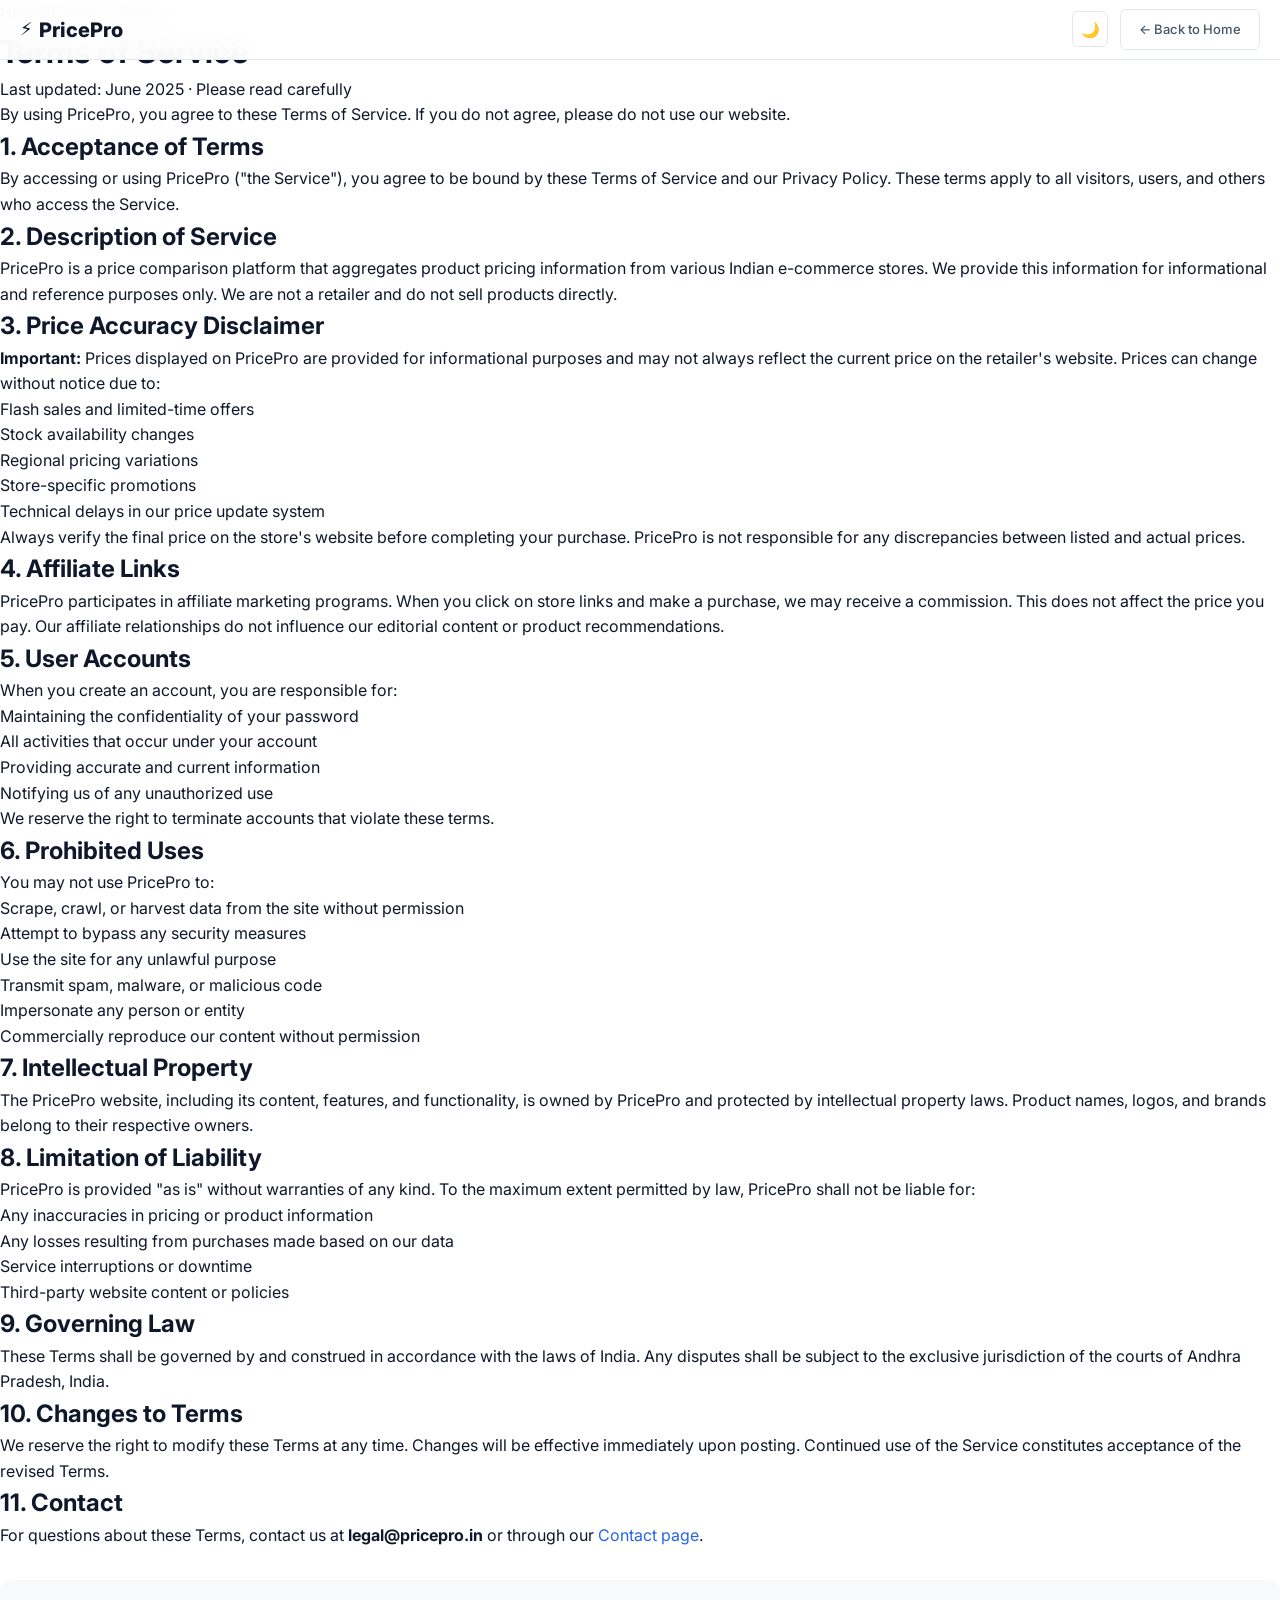
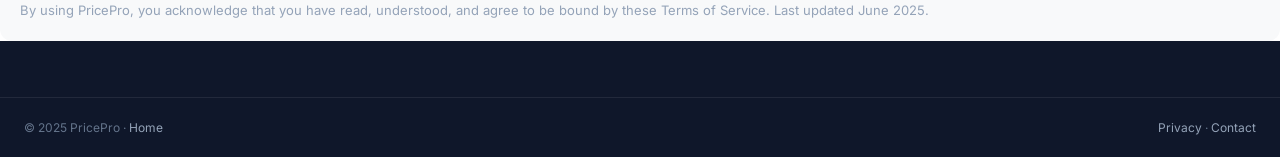
<file: terms.html>
<!DOCTYPE html>
<html lang="en" data-theme="light">
<head>
<meta charset="UTF-8"/>
<meta name="viewport" content="width=device-width,initial-scale=1.0"/>
<title>Terms of Service — PricePro</title>
<link rel="icon" type="image/svg+xml" href="favicon.svg"/>
<link href="https://fonts.googleapis.com/css2?family=Inter:wght@300;400;500;600;700;800&display=swap" rel="stylesheet"/>
<link rel="stylesheet" href="css/style.css"/>
</head>
<body>
<nav class="navbar" id="navbar">
  <div class="nav-container">
    <a href="index.html" class="nav-logo"><span class="logo-icon">⚡</span>PricePro</a>
    <div class="nav-actions" style="margin-left:auto;gap:12px">
      <button class="nav-btn theme-toggle" id="theme-toggle">🌙</button>
      <a href="index.html" class="btn-ghost">← Back to Home</a>
    </div>
  </div>
</nav>
<div class="static-page">
  <div class="breadcrumb"><a href="index.html">Home</a><span class="breadcrumb-sep">›</span><span>Terms of Service</span></div>
  <h1>Terms of Service</h1>
  <p class="page-meta">Last updated: June 2025 · Please read carefully</p>
  <p>By using PricePro, you agree to these Terms of Service. If you do not agree, please do not use our website.</p>

  <h2>1. Acceptance of Terms</h2>
  <p>By accessing or using PricePro ("the Service"), you agree to be bound by these Terms of Service and our Privacy Policy. These terms apply to all visitors, users, and others who access the Service.</p>

  <h2>2. Description of Service</h2>
  <p>PricePro is a price comparison platform that aggregates product pricing information from various Indian e-commerce stores. We provide this information for informational and reference purposes only. We are not a retailer and do not sell products directly.</p>

  <h2>3. Price Accuracy Disclaimer</h2>
  <p><strong>Important:</strong> Prices displayed on PricePro are provided for informational purposes and may not always reflect the current price on the retailer's website. Prices can change without notice due to:</p>
  <ul>
    <li>Flash sales and limited-time offers</li>
    <li>Stock availability changes</li>
    <li>Regional pricing variations</li>
    <li>Store-specific promotions</li>
    <li>Technical delays in our price update system</li>
  </ul>
  <p>Always verify the final price on the store's website before completing your purchase. PricePro is not responsible for any discrepancies between listed and actual prices.</p>

  <h2>4. Affiliate Links</h2>
  <p>PricePro participates in affiliate marketing programs. When you click on store links and make a purchase, we may receive a commission. This does not affect the price you pay. Our affiliate relationships do not influence our editorial content or product recommendations.</p>

  <h2>5. User Accounts</h2>
  <p>When you create an account, you are responsible for:</p>
  <ul>
    <li>Maintaining the confidentiality of your password</li>
    <li>All activities that occur under your account</li>
    <li>Providing accurate and current information</li>
    <li>Notifying us of any unauthorized use</li>
  </ul>
  <p>We reserve the right to terminate accounts that violate these terms.</p>

  <h2>6. Prohibited Uses</h2>
  <p>You may not use PricePro to:</p>
  <ul>
    <li>Scrape, crawl, or harvest data from the site without permission</li>
    <li>Attempt to bypass any security measures</li>
    <li>Use the site for any unlawful purpose</li>
    <li>Transmit spam, malware, or malicious code</li>
    <li>Impersonate any person or entity</li>
    <li>Commercially reproduce our content without permission</li>
  </ul>

  <h2>7. Intellectual Property</h2>
  <p>The PricePro website, including its content, features, and functionality, is owned by PricePro and protected by intellectual property laws. Product names, logos, and brands belong to their respective owners.</p>

  <h2>8. Limitation of Liability</h2>
  <p>PricePro is provided "as is" without warranties of any kind. To the maximum extent permitted by law, PricePro shall not be liable for:</p>
  <ul>
    <li>Any inaccuracies in pricing or product information</li>
    <li>Any losses resulting from purchases made based on our data</li>
    <li>Service interruptions or downtime</li>
    <li>Third-party website content or policies</li>
  </ul>

  <h2>9. Governing Law</h2>
  <p>These Terms shall be governed by and construed in accordance with the laws of India. Any disputes shall be subject to the exclusive jurisdiction of the courts of Andhra Pradesh, India.</p>

  <h2>10. Changes to Terms</h2>
  <p>We reserve the right to modify these Terms at any time. Changes will be effective immediately upon posting. Continued use of the Service constitutes acceptance of the revised Terms.</p>

  <h2>11. Contact</h2>
  <p>For questions about these Terms, contact us at <strong>legal@pricepro.in</strong> or through our <a href="contact.html" style="color:var(--accent)">Contact page</a>.</p>

  <div style="background:var(--bg2);border-radius:12px;padding:20px;margin-top:32px">
    <p style="font-size:13px;color:var(--text3);margin:0">By using PricePro, you acknowledge that you have read, understood, and agree to be bound by these Terms of Service. Last updated June 2025.</p>
  </div>
</div>
<footer class="footer">
  <div class="footer-bottom" style="padding:20px 24px">
    <span>© 2025 PricePro · <a href="index.html" style="color:#94a3b8">Home</a></span>
    <span><a href="privacy.html" style="color:#94a3b8">Privacy</a> · <a href="contact.html" style="color:#94a3b8">Contact</a></span>
  </div>
</footer>
<script>
document.addEventListener("DOMContentLoaded",()=>{
  const s=localStorage.getItem("pp_theme")||"light";
  document.documentElement.setAttribute("data-theme",s);
  document.getElementById("theme-toggle").textContent=s==="dark"?"☀️":"🌙";
  document.getElementById("theme-toggle").addEventListener("click",()=>{
    const c=document.documentElement.getAttribute("data-theme"),n=c==="dark"?"light":"dark";
    document.documentElement.setAttribute("data-theme",n);localStorage.setItem("pp_theme",n);
    document.getElementById("theme-toggle").textContent=n==="dark"?"☀️":"🌙";
  });
  window.addEventListener("scroll",()=>{document.getElementById("navbar").style.boxShadow=window.scrollY>10?"0 2px 12px rgba(0,0,0,.08)":"none";});
});
</script>
</body>
</html>
</file>
<file: css/style.css>
/* PricePro v6 — Complete Stylesheet with Dark Mode */
:root {
  --bg:#fff;--bg2:#f8f9fa;--bg3:#f1f3f4;
  --surface:#fff;--surface2:#f8f9fa;
  --border:#e2e8f0;--border2:#cbd5e0;
  --text:#0f172a;--text2:#475569;--text3:#94a3b8;
  --accent:#2563eb;--accent-light:#eff6ff;--accent-dark:#1d4ed8;
  --green:#16a34a;--green-light:#f0fdf4;
  --red:#dc2626;--red-light:#fef2f2;
  --orange:#ea580c;--orange-light:#fff7ed;
  --yellow:#ca8a04;--yellow-light:#fefce8;
  --purple:#7c3aed;--purple-light:#f5f3ff;
  --shadow:0 1px 3px rgba(0,0,0,.08),0 1px 2px rgba(0,0,0,.06);
  --shadow-md:0 4px 12px rgba(0,0,0,.1);
  --shadow-lg:0 10px 32px rgba(0,0,0,.15);
  --radius:10px;--radius-sm:6px;--radius-lg:16px;
  --trans:.18s cubic-bezier(.4,0,.2,1);
  --font:'Inter',system-ui,sans-serif;
}
[data-theme="dark"]{
  --bg:#0f172a;--bg2:#1e293b;--bg3:#334155;
  --surface:#1e293b;--surface2:#334155;
  --border:rgba(255,255,255,.08);--border2:rgba(255,255,255,.15);
  --text:#f1f5f9;--text2:#94a3b8;--text3:#64748b;
  --accent:#3b82f6;--accent-light:#1e3a5f;--accent-dark:#2563eb;
  --green:#22c55e;--green-light:#052e16;
  --shadow:0 1px 3px rgba(0,0,0,.3),0 1px 2px rgba(0,0,0,.2);
  --shadow-md:0 4px 12px rgba(0,0,0,.4);
}
*,*::before,*::after{box-sizing:border-box;margin:0;padding:0}
html{scroll-behavior:smooth}
body{background:var(--bg);color:var(--text);font-family:var(--font);font-size:16px;line-height:1.6;overflow-x:hidden;transition:background .25s,color .25s}
a{text-decoration:none;color:inherit}
ul{list-style:none}
::-webkit-scrollbar{width:5px}
::-webkit-scrollbar-thumb{background:var(--accent);border-radius:3px}
input,select,button,textarea{font-family:var(--font)}
.container{max-width:1280px;margin:0 auto;padding:0 20px}

/* DISCLOSURE BAR */
.disclosure-bar{background:var(--yellow-light);border-bottom:1px solid #fde68a;padding:8px 20px;font-size:12px;color:#92400e;display:flex;align-items:center;justify-content:space-between;gap:12px}
[data-theme="dark"] .disclosure-bar{background:#2d2000;border-color:#78350f;color:#fcd34d}
.disc-close{background:none;border:none;cursor:pointer;font-size:14px;color:#92400e;padding:2px 6px;border-radius:4px;transition:background var(--trans)}
.disc-close:hover{background:rgba(0,0,0,.1)}

/* NAVBAR */
.navbar{position:fixed;top:0;left:0;right:0;z-index:900;background:rgba(255,255,255,.95);backdrop-filter:blur(12px);border-bottom:1px solid var(--border);height:60px;transition:background .25s}
[data-theme="dark"] .navbar{background:rgba(15,23,42,.95)}
.nav-container{max-width:1280px;margin:0 auto;padding:0 20px;height:100%;display:flex;align-items:center;gap:14px}
.nav-logo{font-size:20px;font-weight:800;color:var(--text);display:flex;align-items:center;gap:6px;white-space:nowrap}
.logo-icon{font-size:18px}
.nav-search-wrap{flex:1;max-width:440px}
.nav-search{position:relative;display:flex;align-items:center}
.nav-search svg{position:absolute;left:12px;color:var(--text3);pointer-events:none}
.nav-search input{width:100%;padding:8px 12px 8px 38px;border:1.5px solid var(--border);border-radius:var(--radius-sm);font-size:14px;background:var(--bg2);color:var(--text);outline:none;transition:border-color var(--trans)}
.nav-search input:focus{border-color:var(--accent);background:var(--bg)}
.nav-actions{display:flex;align-items:center;gap:8px;margin-left:auto}
.nav-btn{position:relative;width:36px;height:36px;display:flex;align-items:center;justify-content:center;border:1.5px solid var(--border);border-radius:var(--radius-sm);background:var(--surface);cursor:pointer;color:var(--text2);transition:all var(--trans);font-size:15px}
.nav-btn:hover{border-color:var(--accent);color:var(--accent)}
.badge{position:absolute;top:-6px;right:-6px;background:var(--red);color:#fff;font-size:10px;font-weight:700;min-width:18px;height:18px;border-radius:9px;display:none;align-items:center;justify-content:center;padding:0 4px}
.badge.show{display:flex}
.btn-nav-user{display:flex;align-items:center;gap:6px;padding:7px 14px;border:1.5px solid var(--border);border-radius:var(--radius-sm);background:var(--surface);color:var(--text2);font-size:13px;font-weight:500;cursor:pointer;white-space:nowrap;transition:all var(--trans)}
.btn-nav-user:hover{border-color:var(--accent);color:var(--accent)}
.btn-nav-cta{padding:8px 14px;background:var(--accent);color:#fff;border-radius:var(--radius-sm);font-size:13px;font-weight:600;white-space:nowrap;transition:background var(--trans)}
.btn-nav-cta:hover{background:var(--accent-dark)}
.hamburger{display:none;flex-direction:column;gap:4px;background:none;border:none;cursor:pointer;padding:4px}
.hamburger span{display:block;width:20px;height:2px;background:var(--text);border-radius:2px;transition:var(--trans)}
.mobile-menu{display:none;position:fixed;top:60px;left:0;right:0;z-index:899;background:var(--surface);border-bottom:1px solid var(--border);padding:12px 20px;flex-direction:column;gap:0}
.mobile-menu.open{display:flex}
.mobile-menu a{padding:12px 0;font-size:15px;font-weight:500;color:var(--text);border-bottom:1px solid var(--border)}

/* HERO */
.hero{padding:88px 0 0;background:linear-gradient(160deg,var(--accent-light) 0%,var(--bg) 60%,var(--green-light) 100%)}
[data-theme="dark"] .hero{background:linear-gradient(160deg,rgba(37,99,235,.15) 0%,var(--bg) 60%,rgba(22,163,74,.08) 100%)}
.hero-content{max-width:1280px;margin:0 auto;padding:48px 20px 40px;text-align:center}
.hero-badge{display:inline-block;background:var(--surface);border:1.5px solid var(--border);border-radius:100px;font-size:13px;font-weight:500;color:var(--text2);padding:5px 16px;margin-bottom:20px}
.hero h1{font-size:clamp(36px,5vw,64px);font-weight:800;line-height:1.1;letter-spacing:-2px;margin-bottom:16px}
.hero h1 span{color:var(--accent)}
.hero p{font-size:18px;color:var(--text2);max-width:520px;margin:0 auto 32px}
.hero-search{position:relative;max-width:640px;margin:0 auto 20px}
.search-input-wrap{display:flex;background:var(--surface);border:2px solid var(--border);border-radius:var(--radius);overflow:hidden;transition:border-color var(--trans);box-shadow:var(--shadow-md)}
.search-input-wrap:focus-within{border-color:var(--accent)}
.search-input-wrap svg{margin:0 0 0 16px;color:var(--text3);flex-shrink:0;align-self:center}
.search-input-wrap input{flex:1;padding:14px 12px;border:none;outline:none;font-size:16px;color:var(--text);background:transparent}
.search-input-wrap input::placeholder{color:var(--text3)}
#hero-search-btn{padding:12px 28px;background:var(--accent);color:#fff;border:none;font-size:15px;font-weight:600;cursor:pointer;transition:background var(--trans);white-space:nowrap}
#hero-search-btn:hover{background:var(--accent-dark)}
.search-suggestions{position:absolute;top:100%;left:0;right:0;background:var(--surface);border:1.5px solid var(--border);border-top:none;border-radius:0 0 var(--radius) var(--radius);z-index:100;display:none;box-shadow:var(--shadow-md)}
.search-suggestions.open{display:block}
.suggestion-item{padding:10px 16px;font-size:14px;cursor:pointer;display:flex;align-items:center;gap:10px;color:var(--text2);transition:background var(--trans)}
.suggestion-item:hover{background:var(--bg2);color:var(--accent)}
.hero-chips{display:flex;flex-wrap:wrap;gap:8px;justify-content:center;margin-top:16px}
.chip{background:var(--surface);border:1.5px solid var(--border);border-radius:100px;font-size:13px;font-weight:500;padding:6px 14px;cursor:pointer;color:var(--text2);transition:all var(--trans)}
.chip:hover{border-color:var(--accent);color:var(--accent);background:var(--accent-light)}
.hero-stats{display:grid;grid-template-columns:repeat(4,1fr);max-width:640px;margin:0 auto;border-top:1px solid var(--border);padding:24px 20px}
.hstat{text-align:center}
.hstat-n{font-size:24px;font-weight:800;color:var(--accent)}
.hstat-l{font-size:12px;color:var(--text3);margin-top:2px}

/* TICKER */
.store-ticker{background:var(--accent);overflow:hidden;padding:10px 0}
.ticker-inner{display:flex;gap:40px;animation:ticker 25s linear infinite;white-space:nowrap}
.ticker-inner span{font-size:13px;font-weight:600;color:rgba(255,255,255,.85)}
@keyframes ticker{0%{transform:translateX(0)}100%{transform:translateX(-50%)}}

/* MAIN */
.main-content{max-width:1280px;margin:0 auto;padding:0 20px}
.section{padding:48px 0}
.section-header-row{display:flex;align-items:flex-start;justify-content:space-between;flex-wrap:wrap;gap:16px;margin-bottom:24px}
.section-header-row h2{font-size:24px;font-weight:700}
.results-meta{font-size:14px;color:var(--text3);margin-top:4px}

/* FLASH SALE */
.flash-sale-section{background:linear-gradient(135deg,#0f172a,#1e3a5f);border-radius:var(--radius-lg);margin:32px 0;padding:28px;overflow:hidden}
[data-theme="dark"] .flash-sale-section{background:linear-gradient(135deg,#0a0a1a,#1e293b);border:1px solid var(--border)}
.flash-sale-header{display:flex;align-items:center;justify-content:space-between;margin-bottom:24px;flex-wrap:wrap;gap:12px}
.flash-title{font-size:20px;font-weight:800;color:#fff}
.countdown-timer{display:flex;align-items:center;gap:8px}
.countdown-block{background:rgba(255,255,255,.15);border-radius:var(--radius-sm);padding:8px 14px;text-align:center;min-width:56px}
.countdown-block span:first-child{display:block;font-size:22px;font-weight:800;color:#fff;font-variant-numeric:tabular-nums}
.countdown-block span:last-child{display:block;font-size:10px;color:rgba(255,255,255,.6);text-transform:uppercase;margin-top:2px}
.countdown-sep{font-size:20px;font-weight:800;color:rgba(255,255,255,.5)}

/* FILTERS */
.filter-row{display:flex;gap:8px;flex-wrap:wrap}
.filter-row select{padding:7px 12px;border:1.5px solid var(--border);border-radius:var(--radius-sm);font-size:13px;color:var(--text);background:var(--surface);outline:none;cursor:pointer;transition:border-color var(--trans)}
.filter-row select:focus{border-color:var(--accent)}
.filter-toggle-btn{padding:7px 14px;background:var(--surface);border:1.5px solid var(--border);border-radius:var(--radius-sm);font-size:13px;font-weight:500;color:var(--text2);cursor:pointer;transition:all var(--trans);white-space:nowrap}
.filter-toggle-btn:hover,.filter-toggle-btn.active{border-color:var(--accent);color:var(--accent);background:var(--accent-light)}
.advanced-filters{background:var(--surface);border:1.5px solid var(--border);border-radius:var(--radius);padding:20px;margin-bottom:20px}
.adv-filter-inner{display:grid;grid-template-columns:2fr 1fr 1fr;gap:24px;align-items:start}
.price-range-wrap label,.disc-filter-wrap label,.rating-filter-wrap label{display:block;font-size:13px;font-weight:600;color:var(--text2);margin-bottom:10px}
.range-row{display:flex;align-items:center;gap:8px}
.range-row input[type=range]{flex:1;accent-color:var(--accent)}
.range-val{font-size:12px;color:var(--text3);white-space:nowrap}
.disc-pills{display:flex;gap:6px;flex-wrap:wrap}
.disc-pill{padding:5px 12px;border:1.5px solid var(--border);border-radius:100px;font-size:12px;font-weight:500;background:var(--surface);color:var(--text2);cursor:pointer;transition:all var(--trans)}
.disc-pill.active,.disc-pill:hover{background:var(--accent);color:#fff;border-color:var(--accent)}
.rating-filter-wrap select{width:100%;padding:8px 12px;border:1.5px solid var(--border);border-radius:var(--radius-sm);font-size:13px;color:var(--text);background:var(--surface);outline:none}

/* AI INSIGHT */
.ai-insight{background:linear-gradient(135deg,var(--accent-light),var(--green-light));border:1.5px solid #bfdbfe;border-radius:var(--radius);padding:14px 18px;margin-bottom:20px;display:flex;align-items:flex-start;gap:10px;font-size:14px}
[data-theme="dark"] .ai-insight{background:linear-gradient(135deg,rgba(37,99,235,.15),rgba(22,163,74,.1));border-color:rgba(59,130,246,.3)}
.ai-tag{background:var(--accent);color:#fff;font-size:11px;font-weight:700;padding:3px 8px;border-radius:100px;white-space:nowrap;margin-top:1px}

/* TABS */
.tab-row{display:flex;gap:4px;background:var(--bg2);padding:4px;border-radius:var(--radius-sm)}
.tab-btn{padding:6px 14px;border:none;background:transparent;border-radius:var(--radius-sm);font-size:13px;font-weight:500;color:var(--text2);cursor:pointer;transition:all var(--trans)}
.tab-btn.active{background:var(--surface);color:var(--accent);box-shadow:var(--shadow)}

/* PRODUCTS GRID */
.products-grid{display:grid;grid-template-columns:repeat(auto-fill,minmax(260px,1fr));gap:20px}

/* PRODUCT CARD */
.product-card{background:var(--surface);border:1.5px solid var(--border);border-radius:var(--radius-lg);overflow:hidden;transition:all var(--trans);display:flex;flex-direction:column;cursor:pointer}
.product-card:hover{border-color:var(--accent);box-shadow:var(--shadow-md);transform:translateY(-3px)}
.pcard-img{height:200px;position:relative;overflow:hidden;border-bottom:1px solid var(--border)}
.pcard-img>div:first-child{transition:transform .3s ease}
.product-card:hover .pcard-img>div:first-child{transform:scale(1.04)}
.pcard-badges{position:absolute;top:10px;left:10px;display:flex;flex-direction:column;gap:4px;z-index:2}
.badge-discount{background:var(--red);color:#fff;font-size:11px;font-weight:700;padding:2px 8px;border-radius:4px}
.badge-hot{background:var(--orange);color:#fff;font-size:10px;font-weight:700;padding:2px 8px;border-radius:4px}
.badge-new{background:var(--purple);color:#fff;font-size:10px;font-weight:700;padding:2px 8px;border-radius:4px}
.pcard-actions{position:absolute;top:10px;right:10px;display:flex;flex-direction:column;gap:6px;opacity:0;transition:opacity var(--trans);z-index:2}
.product-card:hover .pcard-actions{opacity:1}
.pcard-action-btn{width:32px;height:32px;background:var(--surface);border:1.5px solid var(--border);border-radius:50%;display:flex;align-items:center;justify-content:center;cursor:pointer;font-size:13px;transition:all var(--trans);box-shadow:var(--shadow)}
.pcard-action-btn:hover{border-color:var(--accent);background:var(--accent-light)}
.pcard-action-btn.active{background:var(--red-light);border-color:var(--red)}
.pcard-body{padding:16px;flex:1;display:flex;flex-direction:column}
.pcard-category{font-size:11px;font-weight:600;color:var(--accent);text-transform:uppercase;letter-spacing:.5px;margin-bottom:6px}
.pcard-name{font-size:15px;font-weight:600;color:var(--text);line-height:1.35;margin-bottom:6px}
.pcard-rating{display:flex;align-items:center;gap:6px;font-size:12px;color:var(--text3);margin-bottom:10px}
.stars{color:#f59e0b;font-size:12px}
.pcard-price-row{display:flex;align-items:baseline;gap:8px;flex-wrap:wrap;margin-bottom:8px}
.pcard-price{font-size:22px;font-weight:800;color:var(--green)}
.pcard-orig{font-size:13px;color:var(--text3);text-decoration:line-through}
.pcard-save{font-size:11px;font-weight:700;color:var(--green);background:var(--green-light);padding:2px 7px;border-radius:4px}
.pcard-store{font-size:12px;color:var(--text3);margin-bottom:10px}
.pcard-store strong{color:var(--accent)}
.pcard-stores-preview{display:flex;flex-wrap:wrap;gap:4px;margin-bottom:12px}
.store-pill{font-size:11px;color:var(--text2);background:var(--bg2);border:1px solid var(--border);padding:2px 8px;border-radius:100px}
.pcard-footer{display:flex;gap:8px;margin-top:auto}
.btn-buy{flex:1;padding:10px;background:var(--accent);color:#fff;border:none;border-radius:var(--radius-sm);font-size:13px;font-weight:600;cursor:pointer;transition:background var(--trans);text-align:center;display:inline-flex;align-items:center;justify-content:center;text-decoration:none}
.btn-buy:hover{background:var(--accent-dark);color:#fff}
.btn-compare-add{padding:10px 10px;border:1.5px solid var(--border);border-radius:var(--radius-sm);background:var(--surface);font-size:12px;font-weight:500;color:var(--text2);cursor:pointer;transition:all var(--trans);white-space:nowrap}
.btn-compare-add:hover{border-color:var(--accent);color:var(--accent)}
.btn-compare-add.added{border-color:var(--accent);color:var(--accent);background:var(--accent-light)}
.pcard-share{position:absolute;bottom:10px;right:10px;opacity:0;transition:opacity var(--trans)}
.product-card:hover .pcard-share{opacity:1}

/* SKELETON */
.skeleton-card{background:var(--surface);border:1.5px solid var(--border);border-radius:var(--radius-lg);overflow:hidden}
.skel{background:linear-gradient(90deg,var(--bg2) 25%,var(--bg3) 50%,var(--bg2) 75%);background-size:200% 100%;animation:shimmer 1.4s infinite;border-radius:4px}
@keyframes shimmer{0%{background-position:200% 0}100%{background-position:-200% 0}}
.skel-img{height:200px;border-radius:0}
.skel-body{padding:16px;display:flex;flex-direction:column;gap:10px}
.skel-line{height:13px}.skel-price{height:24px;width:50%}.skel-short{width:60%}.skel-xs{width:35%}

/* PAGINATION */
.pagination{display:flex;align-items:center;justify-content:center;gap:8px;margin-top:32px;flex-wrap:wrap}
.page-btn{width:38px;height:38px;display:flex;align-items:center;justify-content:center;border:1.5px solid var(--border);border-radius:var(--radius-sm);background:var(--surface);color:var(--text2);font-size:14px;font-weight:500;cursor:pointer;transition:all var(--trans)}
.page-btn:hover,.page-btn.active{background:var(--accent);color:#fff;border-color:var(--accent)}
.page-btn.active{font-weight:700}
.page-dots{color:var(--text3);padding:0 4px}

/* CATEGORIES */
.categories-section h2{font-size:24px;font-weight:700;margin-bottom:20px}
.categories-grid{display:grid;grid-template-columns:repeat(auto-fill,minmax(140px,1fr));gap:12px}
.cat-tile{background:var(--surface);border:1.5px solid var(--border);border-radius:var(--radius-lg);padding:20px 16px;text-align:center;cursor:pointer;transition:all var(--trans)}
.cat-tile:hover{border-color:var(--accent);box-shadow:var(--shadow-md);transform:translateY(-2px)}
.cat-emoji{font-size:32px;margin-bottom:8px}
.cat-name{font-size:14px;font-weight:600;margin-bottom:4px}
.cat-meta{font-size:11px;color:var(--text3)}

/* NEW ARRIVALS */
.new-arrivals-section{background:var(--bg2);border-radius:var(--radius-lg);padding:32px;margin:0 -20px}
[data-theme="dark"] .new-arrivals-section{background:var(--surface)}

/* COUPON CODES */
.coupons-grid{display:grid;grid-template-columns:repeat(auto-fill,minmax(280px,1fr));gap:16px}
.coupon-card{background:var(--surface);border:1.5px dashed var(--accent);border-radius:var(--radius);padding:18px;display:flex;align-items:center;gap:14px;cursor:pointer;transition:all var(--trans);position:relative;overflow:hidden}
.coupon-card::before{content:'';position:absolute;left:-1px;top:50%;transform:translateY(-50%);width:12px;height:24px;background:var(--bg);border-radius:0 12px 12px 0;border:1.5px solid var(--accent);border-left:none}
.coupon-card::after{content:'';position:absolute;right:-1px;top:50%;transform:translateY(-50%);width:12px;height:24px;background:var(--bg);border-radius:12px 0 0 12px;border:1.5px solid var(--accent);border-right:none}
.coupon-card:hover{background:var(--accent-light);transform:translateY(-2px)}
.coupon-store-icon{font-size:28px;flex-shrink:0}
.coupon-info{flex:1}
.coupon-code{font-size:16px;font-weight:800;color:var(--accent);letter-spacing:1px;font-family:monospace;background:var(--accent-light);padding:3px 10px;border-radius:4px;display:inline-block;margin-bottom:4px}
.coupon-desc{font-size:13px;color:var(--text);font-weight:500}
.coupon-meta{font-size:11px;color:var(--text3);margin-top:3px}
.coupon-copy-btn{background:var(--accent);color:#fff;border:none;border-radius:var(--radius-sm);padding:6px 12px;font-size:12px;font-weight:600;cursor:pointer;white-space:nowrap;transition:background var(--trans)}
.coupon-copy-btn:hover{background:var(--accent-dark)}
.coupon-copied{background:var(--green)!important}

/* NEWSLETTER */
.newsletter-section{background:linear-gradient(135deg,var(--accent),var(--purple));padding:60px 20px;margin-top:0}
.newsletter-inner{max-width:700px;margin:0 auto;text-align:center}
.newsletter-inner h3{font-size:28px;font-weight:800;color:#fff;margin-bottom:10px}
.newsletter-inner p{color:rgba(255,255,255,.85);margin-bottom:24px}
.newsletter-form-wrap{display:flex;background:#fff;border-radius:var(--radius);overflow:hidden;box-shadow:0 4px 20px rgba(0,0,0,.2);max-width:480px;margin:0 auto 12px}
.newsletter-form-wrap input{flex:1;padding:14px 18px;border:none;outline:none;font-size:15px;color:var(--text)}
.newsletter-form-wrap button{padding:14px 24px;background:var(--accent);color:#fff;border:none;font-size:14px;font-weight:700;cursor:pointer;white-space:nowrap;transition:background var(--trans)}
.newsletter-form-wrap button:hover{background:var(--accent-dark)}
.newsletter-msg{color:#fff;font-size:14px;margin-top:8px}
.newsletter-note{font-size:12px;color:rgba(255,255,255,.6);margin-top:8px}
.newsletter-note a{color:rgba(255,255,255,.8);text-decoration:underline}

/* COMPARE BAR */
.compare-bar-section{position:sticky;bottom:0;z-index:800;padding:12px 20px;background:rgba(255,255,255,.97);border-top:2px solid var(--accent);max-width:100%}
[data-theme="dark"] .compare-bar-section{background:rgba(15,23,42,.97)}
.compare-bar{max-width:1280px;margin:0 auto;display:flex;align-items:center;gap:12px;flex-wrap:wrap}
.compare-bar-title{font-weight:700;font-size:14px;white-space:nowrap}
.compare-slots{display:flex;gap:8px;flex:1;flex-wrap:wrap}
.compare-slot{display:flex;align-items:center;gap:6px;background:var(--accent-light);border:1.5px solid #bfdbfe;border-radius:var(--radius-sm);padding:5px 10px;font-size:12px;font-weight:500}
.compare-slot button{background:none;border:none;cursor:pointer;color:var(--text3);font-size:14px;padding:0;margin-left:2px}
.compare-slot button:hover{color:var(--red)}

/* MODALS */
.modal-overlay{position:fixed;inset:0;background:rgba(0,0,0,.55);z-index:1000;display:flex;align-items:center;justify-content:center;padding:20px;overflow-y:auto}
.modal{background:var(--surface);border-radius:var(--radius-lg);max-width:820px;width:100%;max-height:90vh;overflow-y:auto;box-shadow:var(--shadow-lg)}
.modal-wide{max-width:1100px}
.modal-sm{max-width:440px}
.modal-header{display:flex;align-items:center;justify-content:space-between;padding:20px 24px;border-bottom:1px solid var(--border);position:sticky;top:0;background:var(--surface);z-index:1}
.modal-header h3{font-size:18px;font-weight:700}
.modal-close{background:none;border:1.5px solid var(--border);width:32px;height:32px;border-radius:50%;cursor:pointer;font-size:16px;display:flex;align-items:center;justify-content:center;transition:all var(--trans);color:var(--text)}
.modal-close:hover{background:var(--bg2)}
.modal-body{padding:24px}

/* PRODUCT DETAIL */
.detail-top{display:grid;grid-template-columns:1fr 1fr;gap:32px;margin-bottom:28px}
.detail-img{height:280px;border-radius:var(--radius);overflow:hidden;border:1.5px solid var(--border)}
.detail-info h2{font-size:22px;font-weight:700;margin-bottom:8px}
.detail-rating{display:flex;align-items:center;gap:8px;font-size:13px;color:var(--text2);margin-bottom:12px}
.detail-price-big{font-size:36px;font-weight:800;color:var(--green)}
.detail-orig{font-size:15px;color:var(--text3);text-decoration:line-through}
.detail-save-badge{display:inline-block;background:var(--green-light);color:var(--green);font-size:13px;font-weight:700;padding:4px 12px;border-radius:4px;margin:8px 0 16px}
.detail-actions{display:flex;gap:10px;margin-bottom:14px;flex-wrap:wrap}
.detail-spec-row{display:flex;gap:8px;flex-wrap:wrap;margin-bottom:12px}
.detail-spec{background:var(--bg2);border:1px solid var(--border);border-radius:var(--radius-sm);padding:5px 12px;font-size:12px;color:var(--text2)}
.price-table{width:100%;border-collapse:collapse;margin-bottom:24px}
.price-table th{text-align:left;padding:10px 12px;font-size:12px;font-weight:600;color:var(--text3);text-transform:uppercase;letter-spacing:.5px;border-bottom:2px solid var(--border);background:var(--bg2)}
.price-table td{padding:12px;font-size:14px;border-bottom:1px solid var(--border);color:var(--text)}
.price-table tr:hover td{background:var(--bg2)}
.price-best-row td{font-weight:700}
.store-price-cell{font-size:17px;font-weight:700;color:var(--green)}
.visit-btn{padding:6px 14px;background:var(--accent);color:#fff;border:none;border-radius:var(--radius-sm);font-size:12px;font-weight:600;cursor:pointer;transition:background var(--trans);display:inline-flex;align-items:center;text-decoration:none}
.visit-btn:hover{background:var(--accent-dark);color:#fff}
.chart-section h4{font-size:15px;font-weight:600;margin-bottom:12px}
.price-chart{height:120px;display:flex;align-items:flex-end;gap:4px;border-left:2px solid var(--border);border-bottom:2px solid var(--border);padding:8px 8px 0;position:relative}
.chart-bar{flex:1;border-radius:3px 3px 0 0;transition:all var(--trans);cursor:pointer;position:relative}
.chart-bar:hover::after{content:attr(data-label);position:absolute;bottom:100%;left:50%;transform:translateX(-50%);background:var(--text);color:var(--bg);font-size:10px;padding:3px 7px;border-radius:4px;white-space:nowrap;margin-bottom:4px}
.chart-labels{display:flex;gap:4px;font-size:10px;color:var(--text3)}
.chart-label{flex:1;text-align:center}

/* COMPARE TABLE */
.compare-table-wrap{overflow-x:auto}
.compare-table{width:100%;border-collapse:collapse}
.compare-table th{padding:14px 16px;text-align:center;border-bottom:2px solid var(--border);background:var(--bg2);font-weight:600;font-size:14px;min-width:200px;color:var(--text)}
.compare-table th:first-child{text-align:left;min-width:160px}
.compare-table td{padding:12px 16px;text-align:center;border-bottom:1px solid var(--border);font-size:14px;color:var(--text)}
.compare-table td:first-child{text-align:left;font-weight:600;color:var(--text2);background:var(--bg2);font-size:13px}
.compare-img-cell{height:120px;display:flex;align-items:center;justify-content:center;font-size:50px;background:var(--bg2);border-radius:var(--radius-sm);margin-bottom:8px;overflow:hidden}
.highlight-cell{background:var(--green-light)!important;color:var(--green);font-weight:700}
[data-theme="dark"] .highlight-cell{background:rgba(34,197,94,.15)!important}

/* AUTH MODAL */
.auth-tabs{display:flex;border-bottom:1px solid var(--border);margin-bottom:24px}
.auth-tab{flex:1;padding:12px;text-align:center;font-size:15px;font-weight:600;cursor:pointer;color:var(--text3);transition:all var(--trans);border-bottom:2px solid transparent;margin-bottom:-1px}
.auth-tab.active{color:var(--accent);border-bottom-color:var(--accent)}
.auth-form{display:flex;flex-direction:column;gap:14px}
.auth-form input{padding:11px 14px;border:1.5px solid var(--border);border-radius:var(--radius-sm);font-size:14px;background:var(--surface);color:var(--text);outline:none;transition:border-color var(--trans)}
.auth-form input:focus{border-color:var(--accent)}
.auth-form input::placeholder{color:var(--text3)}
.auth-divider{text-align:center;color:var(--text3);font-size:13px;position:relative;padding:8px 0}
.auth-divider::before{content:'';position:absolute;left:0;top:50%;width:42%;height:1px;background:var(--border)}
.auth-divider::after{content:'';position:absolute;right:0;top:50%;width:42%;height:1px;background:var(--border)}
.auth-user-info{display:flex;align-items:center;gap:12px;padding:12px;background:var(--bg2);border-radius:var(--radius);margin-bottom:16px}
.auth-avatar{width:44px;height:44px;background:var(--accent);border-radius:50%;display:flex;align-items:center;justify-content:center;color:#fff;font-size:20px;font-weight:700}
.auth-username{font-weight:600;font-size:15px}
.auth-email{font-size:13px;color:var(--text3)}

/* TOAST */
.toast{position:fixed;bottom:90px;left:50%;transform:translateX(-50%) translateY(20px);background:var(--text);color:var(--bg);padding:11px 22px;border-radius:var(--radius);font-size:14px;font-weight:500;z-index:9999;opacity:0;transition:all .3s;pointer-events:none;white-space:nowrap;box-shadow:var(--shadow-lg)}
.toast.show{opacity:1;transform:translateX(-50%) translateY(0)}

/* AI CHAT */
.ai-fab{position:fixed;bottom:24px;right:24px;z-index:800;width:56px;height:56px;background:var(--accent);border:none;border-radius:50%;cursor:pointer;color:#fff;display:flex;align-items:center;justify-content:center;box-shadow:0 4px 16px rgba(37,99,235,.4);transition:all var(--trans)}
.ai-fab:hover{transform:scale(1.08)}
.chat-window{position:fixed;bottom:92px;right:24px;z-index:800;width:360px;background:var(--surface);border:1.5px solid var(--border);border-radius:var(--radius-lg);box-shadow:var(--shadow-lg);display:flex;flex-direction:column;max-height:500px}
.chat-header{padding:14px 16px;border-bottom:1px solid var(--border);display:flex;align-items:center;justify-content:space-between;background:var(--accent);border-radius:var(--radius-lg) var(--radius-lg) 0 0}
.chat-header-info{display:flex;align-items:center;gap:10px}
.chat-avatar{font-size:22px}
.chat-name{font-size:14px;font-weight:600;color:#fff}
.chat-status{font-size:11px;color:rgba(255,255,255,.7)}
.chat-header button{background:rgba(255,255,255,.2);border:none;color:#fff;width:28px;height:28px;border-radius:50%;cursor:pointer;font-size:14px;display:flex;align-items:center;justify-content:center}
.chat-header button:hover{background:rgba(255,255,255,.35)}
.chat-body{flex:1;overflow-y:auto;padding:16px;display:flex;flex-direction:column;gap:10px;min-height:200px}
.chat-msg{max-width:88%;padding:10px 13px;border-radius:12px;font-size:13px;line-height:1.55}
.chat-msg.bot{background:var(--bg2);border:1px solid var(--border);align-self:flex-start;border-bottom-left-radius:3px}
.chat-msg.user{background:var(--accent);color:#fff;align-self:flex-end;border-bottom-right-radius:3px}
.chat-footer{display:flex;gap:8px;padding:12px;border-top:1px solid var(--border)}
.chat-footer input{flex:1;padding:9px 12px;border:1.5px solid var(--border);border-radius:var(--radius-sm);font-size:13px;background:var(--surface);color:var(--text);outline:none}
.chat-footer input:focus{border-color:var(--accent)}
.chat-footer button{width:36px;height:36px;background:var(--accent);border:none;border-radius:var(--radius-sm);cursor:pointer;color:#fff;display:flex;align-items:center;justify-content:center}

/* FOOTER */
.footer{background:var(--text);color:#fff;padding:56px 0 0;margin-top:0}
[data-theme="dark"] .footer{background:#020617}
.footer-inner{max-width:1280px;margin:0 auto;padding:0 20px 48px;display:grid;grid-template-columns:2fr 1fr 1fr 1fr 1fr;gap:32px}
.footer-brand p{font-size:14px;color:#94a3b8;margin-top:12px;max-width:240px;line-height:1.6}
.footer-stores{display:flex;flex-wrap:wrap;gap:6px;margin-top:12px}
.footer-stores span{background:rgba(255,255,255,.1);font-size:11px;padding:3px 8px;border-radius:4px;color:#94a3b8}
.social-links{display:flex;gap:10px;margin-top:16px}
.social-link{width:36px;height:36px;background:rgba(255,255,255,.1);border-radius:50%;display:flex;align-items:center;justify-content:center;font-size:14px;transition:background var(--trans)}
.social-link:hover{background:var(--accent)}
.footer-col h4{font-size:12px;font-weight:700;text-transform:uppercase;letter-spacing:1px;color:#64748b;margin-bottom:14px}
.footer-col a{display:block;font-size:14px;color:#94a3b8;margin-bottom:10px;transition:color var(--trans)}
.footer-col a:hover{color:#fff}
.footer-bottom{max-width:1280px;margin:0 auto;padding:20px;border-top:1px solid rgba(255,255,255,.08);display:flex;justify-content:space-between;font-size:12px;color:#64748b;flex-wrap:wrap;gap:8px}
.footer-bottom a{color:#94a3b8}
.footer-bottom a:hover{color:#fff}

/* BUTTONS */
.btn-primary{padding:11px 22px;background:var(--accent);color:#fff;border:none;border-radius:var(--radius-sm);font-size:14px;font-weight:600;cursor:pointer;transition:background var(--trans)}
.btn-primary:hover{background:var(--accent-dark)}
.btn-primary.w-full{width:100%;padding:13px}
.btn-ghost{padding:9px 18px;background:transparent;border:1.5px solid var(--border);border-radius:var(--radius-sm);font-size:13px;font-weight:500;cursor:pointer;color:var(--text2);transition:all var(--trans)}
.btn-ghost:hover{border-color:var(--border2);color:var(--text)}

/* CARDS */
.card{background:var(--surface);border:1.5px solid var(--border);border-radius:var(--radius-lg);padding:24px}
.card h3{font-size:18px;font-weight:700;margin-bottom:20px}
.card h4{font-size:15px;font-weight:700;margin-bottom:16px}
.form-group{margin-bottom:16px}
.form-group label{display:block;font-size:13px;font-weight:500;color:var(--text2);margin-bottom:6px}
.form-group input,.form-group select,.form-group textarea{width:100%;padding:10px 14px;border:1.5px solid var(--border);border-radius:var(--radius-sm);font-size:14px;color:var(--text);background:var(--surface);outline:none;transition:border-color var(--trans)}
.form-group input:focus,.form-group select:focus{border-color:var(--accent)}
.form-group input::placeholder{color:var(--text3)}
.label-hint{font-weight:400;color:var(--text3);font-size:12px}
.form-row{display:flex;gap:16px}
.checkbox-row{display:flex;gap:16px;flex-wrap:wrap}
.checkbox-label{display:flex;align-items:center;gap:6px;font-size:14px;color:var(--text2);cursor:pointer}
.checkbox-label input{width:16px;height:16px;accent-color:var(--accent)}
.alert-response-success{background:var(--green-light);border:1.5px solid #86efac;color:#15803d;padding:12px 16px;border-radius:var(--radius-sm);font-size:14px}
.alert-response-error{background:var(--red-light);border:1.5px solid #fca5a5;color:var(--red);padding:12px 16px;border-radius:var(--radius-sm);font-size:14px}
.empty-state{text-align:center;padding:48px 20px;color:var(--text3)}

/* ALERTS PAGE */
.alerts-page-wrap{max-width:1100px;margin:0 auto;padding:0 20px}
.alerts-hero{text-align:center;margin-bottom:40px}
.alerts-hero h1{font-size:36px;font-weight:800;margin-bottom:12px}
.alerts-hero p{font-size:16px;color:var(--text2);max-width:480px;margin:0 auto}
.alerts-layout{display:grid;grid-template-columns:1fr 1fr;gap:24px;align-items:start}
.how-steps{display:flex;flex-direction:column;gap:12px}
.how-step{display:flex;align-items:flex-start;gap:12px;font-size:14px;color:var(--text2)}
.step-num{width:24px;height:24px;background:var(--accent);color:#fff;border-radius:50%;display:flex;align-items:center;justify-content:center;font-size:12px;font-weight:700;flex-shrink:0}
.active-alert-item{display:flex;align-items:center;justify-content:space-between;padding:12px;border:1.5px solid var(--border);border-radius:var(--radius-sm);margin-bottom:10px;background:var(--surface)}
.active-alert-name{font-size:14px;font-weight:600}
.active-alert-meta{font-size:12px;color:var(--text3);margin-top:2px}
.active-alert-target{font-size:15px;font-weight:700;color:var(--green)}
.delete-alert-btn{background:none;border:none;cursor:pointer;color:var(--text3);font-size:16px;padding:4px;transition:color var(--trans)}
.delete-alert-btn:hover{color:var(--red)}
.badge-count{background:var(--accent-light);color:var(--accent);font-size:12px;font-weight:600;padding:3px 10px;border-radius:100px}
.popular-alerts{display:flex;flex-direction:column;gap:8px}
.pop-alert-item{display:flex;align-items:center;gap:12px;padding:10px;border:1.5px solid var(--border);border-radius:var(--radius-sm);cursor:pointer;transition:all var(--trans);background:var(--surface)}
.pop-alert-item:hover{border-color:var(--accent);background:var(--accent-light)}
.pop-emoji{font-size:22px}
.pop-name{font-size:13px;font-weight:600}
.pop-meta{font-size:11px;color:var(--text3);margin-top:2px}
.pop-price{font-size:14px;font-weight:700;color:var(--green);margin-left:auto;white-space:nowrap}

/* INNER PAGES */
.page-hero{background:linear-gradient(135deg,var(--accent),var(--purple));padding:100px 20px 60px;text-align:center;color:#fff}
.page-hero h1{font-size:42px;font-weight:800;margin-bottom:12px}
.page-hero p{font-size:18px;opacity:.85;max-width:500px;margin:0 auto}
.page-content{max-width:900px;margin:0 auto;padding:60px 20px}
.page-content h2{font-size:24px;font-weight:700;margin-bottom:16px;margin-top:40px;color:var(--text)}
.page-content h3{font-size:18px;font-weight:600;margin-bottom:10px;margin-top:28px;color:var(--text)}
.page-content p{color:var(--text2);line-height:1.8;margin-bottom:14px}
.page-content ul{color:var(--text2);padding-left:20px;margin-bottom:14px}
.page-content ul li{margin-bottom:8px;line-height:1.7}
.page-content a{color:var(--accent)}
.team-grid{display:grid;grid-template-columns:repeat(auto-fill,minmax(200px,1fr));gap:24px;margin-top:24px}
.team-card{background:var(--surface);border:1.5px solid var(--border);border-radius:var(--radius-lg);padding:24px;text-align:center}
.team-avatar{font-size:48px;margin-bottom:12px}
.team-name{font-size:16px;font-weight:700;margin-bottom:4px}
.team-role{font-size:13px;color:var(--text3)}
.contact-grid{display:grid;grid-template-columns:1fr 1fr;gap:32px;align-items:start}
.contact-info-item{display:flex;align-items:flex-start;gap:14px;margin-bottom:24px}
.contact-icon{font-size:24px;flex-shrink:0;margin-top:2px}
.contact-item-label{font-size:13px;color:var(--text3);margin-bottom:4px}
.contact-item-value{font-size:15px;font-weight:600;color:var(--text)}

/* RESPONSIVE */
@media(max-width:1100px){
  .footer-inner{grid-template-columns:1fr 1fr 1fr;gap:24px}
  .footer-brand{grid-column:span 3}
  .detail-top{grid-template-columns:1fr}
  .alerts-layout{grid-template-columns:1fr}
  .adv-filter-inner{grid-template-columns:1fr 1fr}
  .contact-grid{grid-template-columns:1fr}
}
@media(max-width:768px){
  .nav-search-wrap{display:none}
  .nav-actions .btn-nav-cta,.nav-actions .btn-nav-user{display:none}
  .hamburger{display:flex}
  .hero{padding-top:60px}
  .hero h1{font-size:32px;letter-spacing:-1px}
  .hero p{font-size:16px}
  .search-input-wrap{flex-direction:column}
  #hero-search-btn{padding:14px;border-radius:0;justify-content:center}
  .hero-stats{grid-template-columns:repeat(2,1fr)}
  .footer-inner{grid-template-columns:1fr 1fr}
  .footer-brand{grid-column:span 2}
  .chat-window{width:calc(100vw - 32px);right:16px}
  .flash-sale-header{flex-direction:column;align-items:flex-start}
  .adv-filter-inner{grid-template-columns:1fr}
  .form-row{flex-direction:column}
  .newsletter-form-wrap{flex-direction:column;border-radius:var(--radius-sm)}
  .newsletter-form-wrap input,.newsletter-form-wrap button{width:100%;border-radius:0}
}
@media(max-width:480px){
  .products-grid{grid-template-columns:repeat(auto-fill,minmax(160px,1fr));gap:12px}
  .categories-grid{grid-template-columns:repeat(auto-fill,minmax(110px,1fr))}
  .footer-inner{grid-template-columns:1fr}
  .footer-brand{grid-column:1}
  .page-hero h1{font-size:28px}
  .coupons-grid{grid-template-columns:1fr}
}

/* ============================================================
   v8 FIXES — ALL ISSUES ADDRESSED
   ============================================================ */

/* ── DEMO DISCLAIMER NOTE ─────────────────────────────────── */
.demo-note{font-size:11px;color:var(--orange);margin-top:6px;padding:4px 8px;background:var(--orange-light);border-radius:4px;text-align:center;display:none}
.product-card:hover .demo-note{display:block}
[data-theme="dark"] .demo-note{background:rgba(251,146,60,.1);color:#fb923c}

/* ── SIZE FILTER ──────────────────────────────────────────── */
.size-chips{display:flex;flex-wrap:wrap;gap:6px;margin-top:6px}
.size-chip{padding:5px 12px;border:1.5px solid var(--border2);border-radius:6px;font-size:12px;font-weight:600;color:var(--text2);cursor:pointer;background:var(--bg);transition:all var(--trans)}
.size-chip:hover{border-color:var(--accent);color:var(--accent)}
.size-chip.active{border-color:var(--accent);color:#fff;background:var(--accent)}

/* ── GENDER FILTER ────────────────────────────────────────── */
.gender-chips{display:flex;gap:6px;flex-wrap:wrap;margin-top:6px}
.gender-chip{padding:6px 16px;border:1.5px solid var(--border2);border-radius:100px;font-size:12px;font-weight:600;color:var(--text2);cursor:pointer;background:var(--bg);transition:all var(--trans)}
.gender-chip:hover{border-color:var(--accent);color:var(--accent)}
.gender-chip.active{border-color:var(--accent);color:#fff;background:var(--accent)}

/* ── MOBILE PRICE RANGE SLIDER FIX ───────────────────────── */
@media (max-width:768px){
  .range-input::-webkit-slider-thumb{width:24px;height:24px;cursor:pointer}
  .range-input::-moz-range-thumb{width:24px;height:24px;cursor:pointer}
  .range-input{height:6px}
}

/* ── BRAND CHIPS — HORIZONTAL SCROLL ON MOBILE ───────────── */
@media (max-width:600px){
  .brand-chips{flex-wrap:nowrap;overflow-x:auto;-webkit-overflow-scrolling:touch;padding-bottom:6px;scrollbar-width:none}
  .brand-chips::-webkit-scrollbar{display:none}
  .brand-chip{flex-shrink:0}
  .size-chips{flex-wrap:nowrap;overflow-x:auto;-webkit-overflow-scrolling:touch;padding-bottom:4px;scrollbar-width:none}
  .size-chips::-webkit-scrollbar{display:none}
  .size-chip{flex-shrink:0}
}

/* ── COMPARE BAR — FIX MOBILE OVERLAP ────────────────────── */
.compare-bar-section{position:sticky;bottom:0;z-index:800;background:rgba(255,255,255,.97);border-top:2px solid var(--accent);padding:10px 20px}
[data-theme="dark"] .compare-bar-section{background:rgba(15,23,42,.97)}
.compare-bar{display:flex;align-items:center;gap:10px;flex-wrap:nowrap;overflow-x:auto;-webkit-overflow-scrolling:touch}
@media(max-width:600px){
  .compare-bar{flex-wrap:wrap;gap:8px}
  .compare-slots{display:flex;gap:6px;width:100%;overflow-x:auto;flex-shrink:0}
  .compare-bar-title{display:none}
  .compare-bar .btn-primary,.compare-bar .btn-ghost{font-size:12px;padding:8px 12px}
}

/* ── STICKY BUY BAR FIX ───────────────────────────────────── */
@media(max-width:600px){
  .sticky-buy-bar{padding:10px 12px;gap:10px}
  .sticky-product-name{display:none}
  .sticky-price{font-size:17px}
}

/* ── PRODUCT CARD IMAGE HOVER FIX ────────────────────────── */
.product-card{overflow:hidden}
.product-card:hover .pcard-hover-btns{opacity:1!important}
@media(hover:none){.pcard-hover-btns{opacity:1!important}}

/* ── AVAILABILITY BADGES ─────────────────────────────────── */
.stock-limited{color:var(--orange);font-size:12px;font-weight:600}
.stock-ok{color:var(--green);font-size:12px}
.stock-check{color:var(--text3);font-size:12px}

/* ── IMPROVED FILTER GRID ─────────────────────────────────── */
.advanced-filters{animation:slideDown .2s ease}
@keyframes slideDown{from{opacity:0;transform:translateY(-8px)}to{opacity:1;transform:translateY(0)}}

/* ── SEARCH RESULT COUNT BADGE ────────────────────────────── */
.result-count-badge{display:inline-flex;align-items:center;gap:6px;background:var(--accent-light);color:var(--accent);font-size:12px;font-weight:600;padding:3px 10px;border-radius:100px;margin-left:10px}

/* ── COUPON VERIFY NOTE ───────────────────────────────────── */
.coupon-verify{font-size:10px;color:var(--text3);margin-top:4px;font-style:italic}

/* ── PRICE ALERT DISCLAIMER ──────────────────────────────── */
.alert-disclaimer{background:var(--orange-light);border:1.5px solid #fed7aa;border-radius:var(--radius-sm);padding:12px 16px;font-size:13px;color:var(--orange);margin-top:14px;display:flex;align-items:flex-start;gap:8px}
.alert-disclaimer svg{flex-shrink:0;margin-top:2px}
[data-theme="dark"] .alert-disclaimer{background:rgba(251,146,60,.1);border-color:rgba(251,146,60,.3);color:#fb923c}

/* ── FORMSPREE CONTACT FORM ──────────────────────────────── */
.form-success{background:var(--green-light);border:1.5px solid #86efac;color:var(--green);padding:14px 18px;border-radius:var(--radius-sm);font-size:14px;margin-top:14px}
.form-error{background:var(--red-light);border:1.5px solid #fca5a5;color:var(--red);padding:14px 18px;border-radius:var(--radius-sm);font-size:14px;margin-top:14px}

/* ── MOBILE HERO SEARCH ───────────────────────────────────── */
@media(max-width:600px){
  .search-input-wrap{flex-direction:column;border-radius:var(--radius)}
  .search-input-wrap svg{display:none}
  .search-input-wrap input{padding:14px 16px;border-radius:var(--radius) var(--radius) 0 0;width:100%}
  #hero-search-btn{padding:12px;border-radius:0 0 var(--radius) var(--radius);width:100%;justify-content:center}
}

/* ── FILTER GROUP SHOW/HIDE ──────────────────────────────── */
#size-filter-group,#gender-filter-group{display:none}

/* ── PULSE ANIMATION FOR LIVE INDICATOR ─────────────────── */
@keyframes pulse{0%,100%{opacity:1}50%{opacity:.4}}
.live-dot{animation:pulse 2s infinite;display:inline-block;width:7px;height:7px;background:var(--green);border-radius:50%}

/* ── REVIEW STAR COLORS ──────────────────────────────────── */
.star-5{color:#16a34a}
.star-4{color:#65a30d}
.star-3{color:#ca8a04}
.star-2{color:#ea580c}
.star-1{color:#dc2626}

/* ── IMAGE LOADING SKELETON ──────────────────────────────── */
.img-loading{background:linear-gradient(90deg,var(--bg2) 25%,var(--bg3) 50%,var(--bg2) 75%);background-size:200%;animation:shimmer 1.4s infinite}

/* ============================================================
   v9 FINAL — ALL MISSING COMPONENT STYLES
   ============================================================ */

/* SCROLL PROGRESS BAR */
.scroll-progress{position:fixed;top:0;left:0;height:3px;background:linear-gradient(90deg,var(--accent),#7c3aed);z-index:9999;transition:width .1s linear;width:0%;pointer-events:none}

/* BACK TO TOP */
.back-to-top{position:fixed;bottom:90px;right:24px;z-index:700;width:44px;height:44px;background:var(--surface,#fff);border:1.5px solid var(--border2,#cbd5e0);border-radius:50%;display:flex;align-items:center;justify-content:center;cursor:pointer;font-size:18px;box-shadow:0 4px 12px rgba(0,0,0,.1);opacity:0;transform:translateY(12px);transition:all .25s ease;color:var(--text2,#475569)}
.back-to-top.visible{opacity:1;transform:translateY(0)}
.back-to-top:hover{background:var(--accent,#2563eb);color:#fff;border-color:var(--accent,#2563eb)}
[data-theme="dark"] .back-to-top{background:#1e293b}

/* SKIP NAV */
.skip-nav{position:absolute;top:-100px;left:16px;background:var(--accent,#2563eb);color:#fff;padding:8px 18px;font-size:14px;font-weight:600;border-radius:0 0 8px 8px;z-index:9999;transition:top .2s;text-decoration:none}
.skip-nav:focus{top:0}

/* FILTER BADGE */
.filter-badge{display:inline-flex;align-items:center;gap:4px;background:var(--accent,#2563eb);color:#fff;font-size:11px;font-weight:700;padding:3px 10px;border-radius:100px}
.clear-filters-btn{background:none;border:none;color:#dc2626;font-size:12px;font-weight:600;cursor:pointer;padding:4px 8px;border-radius:4px}
.clear-filters-btn:hover{background:#fee2e2}

/* VIEW TOGGLE */
.view-toggle{display:flex;gap:4px;background:var(--bg2,#f8f9fa);padding:4px;border-radius:6px}
.view-btn{width:32px;height:32px;display:flex;align-items:center;justify-content:center;border:none;background:transparent;border-radius:4px;cursor:pointer;color:var(--text3,#94a3b8);transition:all .18s}
.view-btn.active{background:#fff;color:var(--accent,#2563eb);box-shadow:0 1px 3px rgba(0,0,0,.08)}
[data-theme="dark"] .view-btn.active{background:var(--bg3,#334155)}
.products-grid.list-view{grid-template-columns:1fr!important}
.products-grid.list-view .product-card{flex-direction:row;min-height:160px}
.products-grid.list-view .product-card>div:first-child{width:160px;min-width:160px;height:auto}
.products-grid.list-view .pcard-stores-preview{display:none}

/* DEAL OF THE DAY */
.deal-of-day{background:linear-gradient(135deg,#1e1b4b,#312e81,#4c1d95);border-radius:16px;padding:32px;display:grid;grid-template-columns:1fr 1.2fr;gap:32px;align-items:center;position:relative;overflow:hidden;margin-bottom:40px}
.deal-of-day::before{content:'';position:absolute;width:300px;height:300px;background:rgba(255,255,255,.04);border-radius:50%;top:-80px;right:-80px;pointer-events:none}
.dod-badge{display:inline-flex;align-items:center;gap:6px;background:rgba(255,255,255,.15);color:#fff;font-size:11px;font-weight:700;padding:4px 12px;border-radius:100px;letter-spacing:.5px;margin-bottom:12px}
.dod-name{font-size:22px;font-weight:800;color:#fff;line-height:1.3;margin-bottom:8px}
.dod-price{font-size:36px;font-weight:800;color:#4ade80;line-height:1}
.dod-orig{font-size:15px;color:rgba(255,255,255,.5);text-decoration:line-through;margin-left:10px}
.dod-save{font-size:13px;color:#4ade80;margin-top:4px;margin-bottom:16px}
.dod-timer{display:flex;gap:8px;margin:16px 0;align-items:center}
.dod-cd{background:rgba(0,0,0,.3);border-radius:8px;padding:8px 14px;text-align:center}
.dod-cd span{display:block;font-size:22px;font-weight:800;color:#fff;line-height:1;font-variant-numeric:tabular-nums}
.dod-cd small{font-size:9px;color:rgba(255,255,255,.5);letter-spacing:1px;text-transform:uppercase}
.dod-sep{font-size:22px;font-weight:800;color:rgba(255,255,255,.4)}
.dod-img{height:220px;border-radius:12px;overflow:hidden;background:rgba(255,255,255,.06)}
.dod-cta{display:inline-flex;align-items:center;gap:8px;background:#fff;color:#4c1d95;border:none;border-radius:8px;font-size:14px;font-weight:700;padding:12px 24px;cursor:pointer;transition:all .18s;text-decoration:none;margin-right:10px}
.dod-cta:hover{background:#f3f4f6;transform:scale(1.02)}
@media(max-width:768px){.deal-of-day{grid-template-columns:1fr;padding:20px}.dod-img{display:none}.dod-name{font-size:18px}.dod-price{font-size:28px}}

/* RECENTLY SEARCHED */
.recent-search-wrap{padding:10px 0 0}
.recent-search-wrap h4{font-size:12px;font-weight:600;color:var(--text3,#94a3b8);text-transform:uppercase;letter-spacing:.5px;margin-bottom:8px}
.recent-chips{display:flex;flex-wrap:wrap;gap:7px}
.recent-chip{display:flex;align-items:center;gap:5px;background:var(--bg2,#f8f9fa);border:1.5px solid var(--border,#e2e8f0);border-radius:100px;padding:5px 12px;font-size:12px;color:var(--text2,#475569);cursor:pointer;transition:all .18s}
.recent-chip span:first-child:hover{color:var(--accent,#2563eb)}
.recent-chip:hover{border-color:var(--accent,#2563eb)}
.recent-chip-del{background:none;border:none;color:var(--text3,#94a3b8);cursor:pointer;font-size:15px;padding:0;line-height:1;margin-left:2px}
.recent-chip-del:hover{color:#dc2626}

/* BEST TIME TO BUY */
.buy-verdict{display:flex;align-items:flex-start;gap:12px;padding:14px 16px;border-radius:10px;margin-bottom:14px;border:1.5px solid}
.verdict-buy{background:#f0fdf4;border-color:#86efac;color:#15803d}
.verdict-wait{background:#fef2f2;border-color:#fca5a5;color:#dc2626}
.verdict-ok{background:#fefce8;border-color:#fde047;color:#854d0e}
[data-theme="dark"] .verdict-buy{background:rgba(22,163,74,.1);border-color:rgba(22,163,74,.3);color:#4ade80}
[data-theme="dark"] .verdict-wait{background:rgba(220,38,38,.1);border-color:rgba(220,38,38,.3);color:#f87171}
[data-theme="dark"] .verdict-ok{background:rgba(234,179,8,.1);border-color:rgba(234,179,8,.3);color:#fbbf24}
.verdict-icon{font-size:22px;flex-shrink:0;line-height:1}
.verdict-title{font-size:14px;font-weight:700;margin-bottom:3px}
.verdict-desc{font-size:12px;opacity:.85}

/* EMI CALCULATOR */
.emi-calc{background:var(--bg2,#f8f9fa);border-radius:10px;padding:20px}
.emi-calc h4{font-size:14px;font-weight:700;margin-bottom:14px;display:flex;align-items:center;gap:8px;flex-wrap:wrap}
.emi-grid{display:grid;grid-template-columns:1fr 1fr;gap:12px;margin-bottom:14px}
@media(max-width:480px){.emi-grid{grid-template-columns:1fr}}
.emi-input-wrap label{display:block;font-size:12px;color:var(--text3,#94a3b8);margin-bottom:5px;font-weight:500}
.emi-input-wrap input,.emi-input-wrap select{width:100%;padding:8px 12px;border:1.5px solid var(--border,#e2e8f0);border-radius:6px;font-size:13px;background:var(--bg,#fff);color:var(--text,#0f172a);outline:none;transition:border-color .18s}
.emi-input-wrap input:focus,.emi-input-wrap select:focus{border-color:var(--accent,#2563eb)}
.emi-result{background:var(--accent,#2563eb);border-radius:8px;padding:14px;text-align:center;color:#fff;margin-top:4px}
.emi-amount{font-size:28px;font-weight:800;line-height:1}
.emi-label{font-size:12px;opacity:.8;margin-top:4px}
.emi-breakdown{display:grid;grid-template-columns:1fr 1fr 1fr;gap:8px;margin-top:10px}
.emi-break-item{background:rgba(255,255,255,.15);border-radius:6px;padding:8px;text-align:center}
.emi-break-val{font-size:13px;font-weight:700}
.emi-break-lbl{font-size:10px;opacity:.7;margin-top:2px}

/* PRICE TREND */
.price-trend{font-size:11px;font-weight:700;padding:2px 7px;border-radius:4px;display:inline-flex;align-items:center;gap:2px;margin-left:6px}
.trend-down{background:#dcfce7;color:#16a34a}
.trend-up{background:#fee2e2;color:#dc2626}
.trend-flat{background:var(--bg2,#f8f9fa);color:var(--text3,#94a3b8)}
[data-theme="dark"] .trend-down{background:rgba(22,163,74,.15)}
[data-theme="dark"] .trend-up{background:rgba(220,38,38,.15)}

/* SOCIAL PROOF */
.social-proof{display:flex;align-items:center;gap:6px;font-size:11px;color:var(--text3,#94a3b8);margin-bottom:5px}
.live-viewers{color:var(--green,#16a34a);font-weight:600}
.social-dot{width:6px;height:6px;background:var(--green,#16a34a);border-radius:50%;display:inline-block;animation:pulse 2s infinite;flex-shrink:0}
@keyframes pulse{0%,100%{opacity:1}50%{opacity:.3}}

/* DISC PILLS */
.disc-pills{display:flex;gap:7px;flex-wrap:wrap}
.disc-pill{padding:5px 14px;border:1.5px solid var(--border,#e2e8f0);border-radius:100px;font-size:12px;font-weight:600;color:var(--text2,#475569);background:var(--bg,#fff);cursor:pointer;transition:all .18s}
.disc-pill:hover{border-color:var(--accent,#2563eb);color:var(--accent,#2563eb)}
.disc-pill.active{background:var(--accent,#2563eb);color:#fff;border-color:var(--accent,#2563eb)}

/* SIZE CHIPS */
.size-chip{padding:5px 12px;border:1.5px solid var(--border2,#cbd5e0);border-radius:6px;font-size:12px;font-weight:600;color:var(--text2,#475569);cursor:pointer;background:var(--bg,#fff);transition:all .18s;white-space:nowrap}
.size-chip:hover{border-color:var(--accent,#2563eb);color:var(--accent,#2563eb)}
.size-chip.active{border-color:var(--accent,#2563eb);color:#fff;background:var(--accent,#2563eb)}

/* GENDER CHIPS */
.gender-chip{padding:6px 16px;border:1.5px solid var(--border2,#cbd5e0);border-radius:100px;font-size:12px;font-weight:600;color:var(--text2,#475569);cursor:pointer;background:var(--bg,#fff);transition:all .18s}
.gender-chip:hover{border-color:var(--accent,#2563eb);color:var(--accent,#2563eb)}
.gender-chip.active{border-color:var(--accent,#2563eb);color:#fff;background:var(--accent,#2563eb)}

/* KEYBOARD FOCUS */
:focus-visible{outline:2px solid var(--accent,#2563eb);outline-offset:2px;border-radius:4px}
.product-card:focus-within{outline:2px solid var(--accent,#2563eb);outline-offset:2px}

/* PRINT */
@media print{
  .navbar,.ai-fab,.chat-window,.back-to-top,.scroll-progress,.compare-bar-section,
  .flash-sale-bar,.store-ticker,.newsletter-section,.footer,.modal-overlay,
  .pcard-actions,.pcard-hover-btns,.btn-compare-add{display:none!important}
  .product-card{break-inside:avoid;border:1px solid #ddd}
  body{color:#000;background:#fff}
}

/* MOBILE OPTIMISATIONS */
@media(max-width:600px){
  .size-chips,.gender-chips{flex-wrap:nowrap;overflow-x:auto;-webkit-overflow-scrolling:touch;padding-bottom:4px;scrollbar-width:none}
  .size-chips::-webkit-scrollbar,.gender-chips::-webkit-scrollbar{display:none}
  .view-toggle{display:none}
}
</file>
